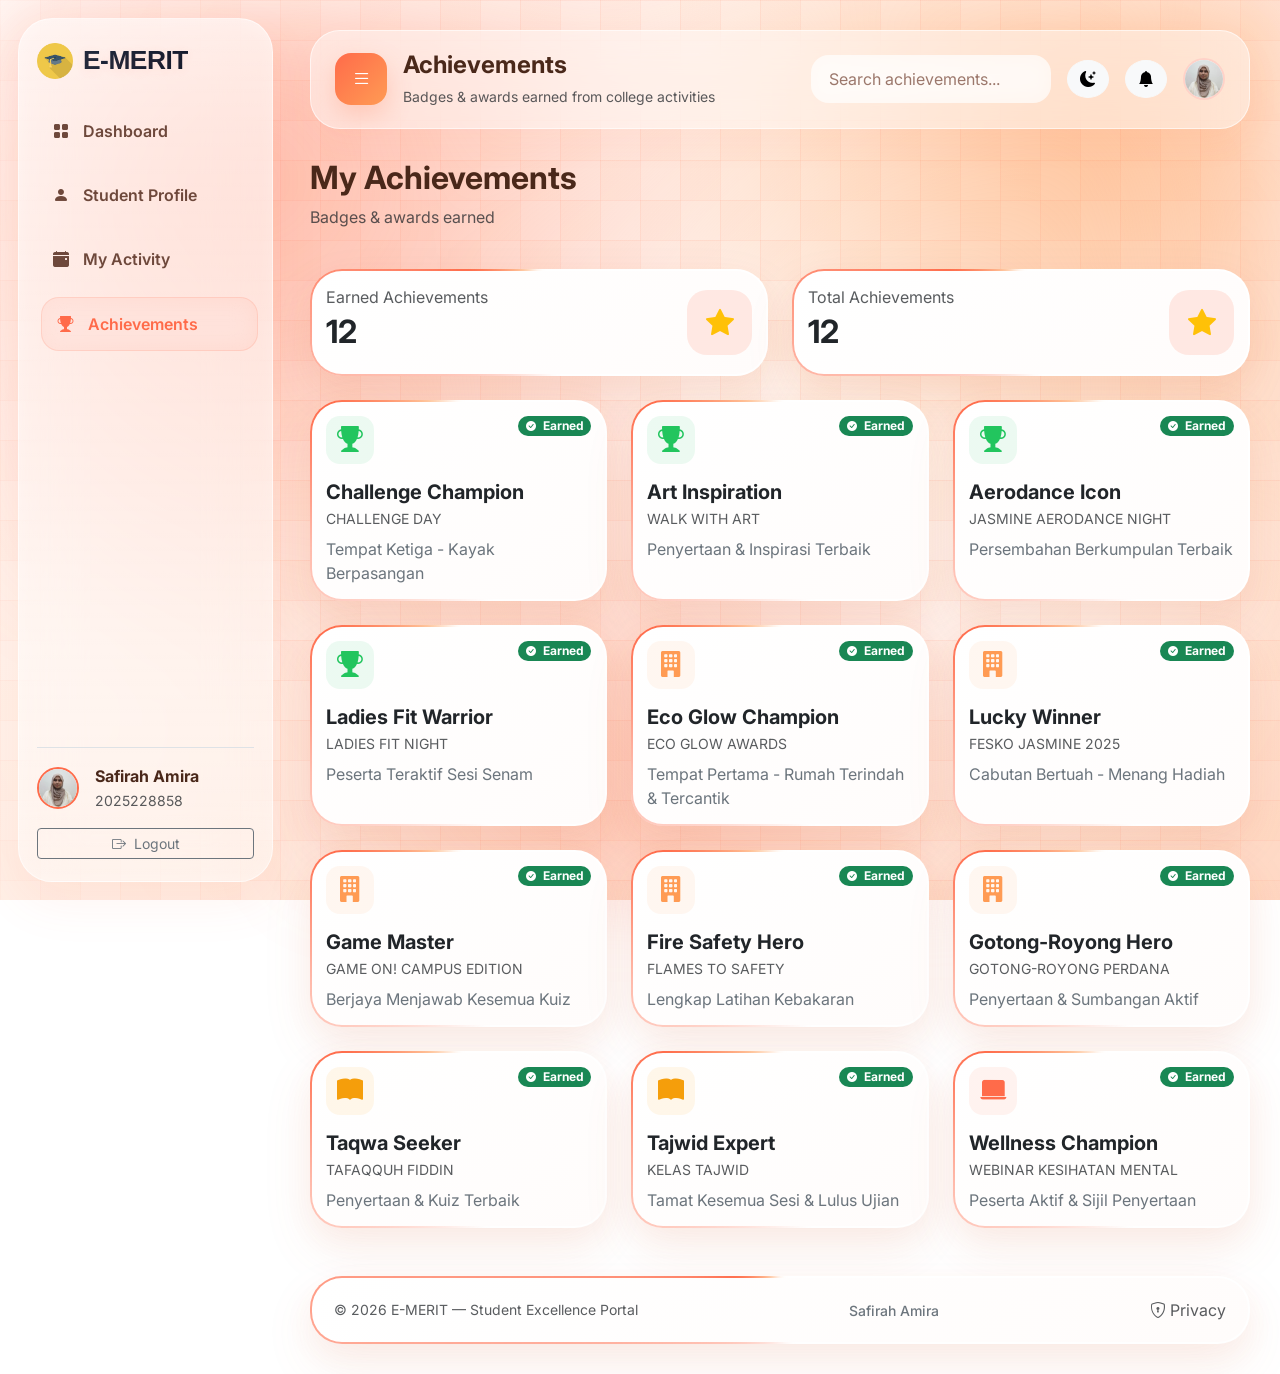
<file: achievements.html>
<!DOCTYPE html>
<html lang="en" data-bs-theme="light">
<head>
    <meta charset="UTF-8">
    <meta name="viewport" content="width=device-width, initial-scale=1.0">
    <title>Achievements | E-MERIT</title>

    <!-- BOOTSTRAP & ICONS -->
    <link href="https://cdn.jsdelivr.net/npm/bootstrap@5.3.3/dist/css/bootstrap.min.css" rel="stylesheet">
    <link rel="stylesheet" href="https://cdn.jsdelivr.net/npm/bootstrap-icons@1.11.3/font/bootstrap-icons.min.css">

    <!-- GOOGLE FONT -->
    <link href="https://fonts.googleapis.com/css2?family=Inter:wght@300;400;500;600;700;800&display=swap" rel="stylesheet">
 
    <!-- MAIN STYLESHEET (includes all dark mode rules) -->
    <link rel="stylesheet" href="css/style.css">
</head>
<body>

<div id="sidebarOverlay" class="sidebar-overlay"></div>

<aside id="customSidebar" class="sidebar d-flex flex-column">
    <div class="sidebar-menu flex-grow-1">
        <div class="d-flex justify-content-between align-items-center mb-4">
            <div class="logo">
                <img src="image/emerit.png" alt="Logo E-MERIT" class="sidebar-logo-img">
                <span>E-MERIT</span>
            </div>
            <button id="closeSidebar" class="btn btn-sm btn-outline-danger d-lg-none">
                <i class="bi bi-x"></i>
            </button>
        </div>
        <ul class="nav flex-column">
            <li class="nav-item"><a class="nav-link" href="dashboard.html"><i class="bi bi-grid-fill"></i><span>Dashboard</span></a></li>
            <li class="nav-item"><a class="nav-link" href="studentprofile.html"><i class="bi bi-person-fill"></i><span>Student Profile</span></a></li>
            <li class="nav-item"><a class="nav-link" href="myactivity.html"><i class="bi bi-calendar-event-fill"></i><span>My Activity</span></a></li>
            <li class="nav-item"><a class="nav-link active" href="achievements.html"><i class="bi bi-trophy-fill"></i><span>Achievements</span></a></li>
        </ul>
    </div>
    <div class="sidebar-profile border-top pt-3 mt-3">
        <div class="d-flex align-items-center gap-3">
            <img src="image/amira.jpg" alt="Profile" class="sidebar-profile-avatar">
            <div class="profile-info">
                <div class="fw-bold">Safirah Amira</div>
                <small class="text-muted">2025228858</small>
            </div>
        </div>
        <button id="logoutSidebarBtn" class="btn btn-outline-secondary btn-sm mt-3 w-100"><i class="bi bi-box-arrow-right me-2"></i>Logout</button>
    </div>
</aside>

<main class="main-content" id="mainContent">
    <!-- TOPBAR -->
    <div class="topbar">
        <div class="d-flex align-items-center gap-3">
            <button id="toggleSidebar" class="topbar-menu-btn">
                <i class="bi bi-list"></i>
            </button>
            <div>
                <h4 class="fw-bold mb-1">Achievements</h4>
                <small class="text-muted">Badges & awards earned from college activities</small>
            </div>
        </div>

        <div class="d-flex align-items-center gap-3">
            <div class="search-box">
                <input type="text" class="form-control" id="topbarSearch" placeholder="Search achievements...">
            </div>
            <button class="btn btn-light rounded-circle dark-btn" id="toggleDarkModeBtn">
                <i class="bi bi-moon-stars-fill" id="darkModeIcon"></i>
            </button>
            <div class="dropdown">
                <button class="btn btn-light rounded-circle" data-bs-toggle="dropdown">
                    <i class="bi bi-bell-fill"></i>
                </button>
                <ul class="dropdown-menu dropdown-menu-end">
                    <li><a class="dropdown-item" href="#">No new notifications</a></li>
                </ul>
            </div>
            <div class="dropdown">
                <img src="image/amira.jpg" alt="Profile" class="topbar-profile-img" data-bs-toggle="dropdown" aria-expanded="false">
                <ul class="dropdown-menu dropdown-menu-end">
                    <li><a class="dropdown-item" href="studentprofile.php">Profile</a></li>
                    <li><a class="dropdown-item" href="#" id="topbarLogoutBtn">Logout</a></li>
                </ul>
            </div>
        </div>
    </div>

    <!-- HEADER -->
    <div class="d-flex justify-content-between align-items-center mb-4 flex-wrap gap-3">
        <div>
            <h2 class="fw-bold">My Achievements</h2>
            <p class="text-muted">Badges & awards earned</p>
        </div>
    </div>

    <!-- STAT CARDS -->
    <div class="row g-4 mb-4">
        <div class="col-lg-6 col-md-6">
            <div class="card dashboard-card h-100">
                <div class="card-body">
                    <div class="d-flex justify-content-between align-items-center">
                        <div>
                            <p class="text-muted mb-1">Earned Achievements</p>
                            <h2 class="fw-bold" id="earnedCount">0</h2>
                        </div>
                        <div class="card-icon">
                            <i class="bi bi-star-fill" style="color: #ffc107;"></i>
                        </div>
                    </div>
                </div>
            </div>
        </div>
        <div class="col-lg-6 col-md-6">
            <div class="card dashboard-card h-100">
                <div class="card-body">
                    <div class="d-flex justify-content-between align-items-center">
                        <div>
                            <p class="text-muted mb-1">Total Achievements</p>
                            <h2 class="fw-bold">12</h2>
                        </div>
                        <div class="card-icon">
                            <i class="bi bi-star-fill" style="color: #ffc107;"></i>
                        </div>
                    </div>
                </div>
            </div>
        </div>
    </div>

    <!-- ACHIEVEMENTS GRID -->
    <div class="row g-4" id="achievementsGrid"></div>

    <!-- FOOTER -->
    <div class="card dashboard-card footer-card mt-5">
        <div class="card-body d-flex flex-wrap justify-content-between align-items-center">
            <div class="d-flex align-items-center">
                <span class="text-muted small">&copy; <span id="currentYear"></span> E-MERIT — Student Excellence Portal</span>
            </div>
            <div class="text-center">
                <span class="fw-medium text-secondary small">Safirah Amira</span>
            </div>
            <ul class="nav footer-links justify-content-end list-unstyled d-flex gap-3 mb-0">
                <li class="nav-item"><a href="#" class="nav-link px-0 text-muted small"><i class="bi bi-shield-lock me-1"></i>Privacy</a></li>
            </ul>
        </div>
    </div>
</main>

<script src="https://cdn.jsdelivr.net/npm/bootstrap@5.3.3/dist/js/bootstrap.bundle.min.js"></script>

<script>
// ACHIEVEMENTS DATA
const achievements = [
    { id: 1, name: "Challenge Champion", activity: "CHALLENGE DAY", achievement: "Tempat Ketiga - Kayak Berpasangan", category: "sukan", icon: "bi-trophy-fill" },
    { id: 2, name: "Art Inspiration", activity: "WALK WITH ART", achievement: "Penyertaan & Inspirasi Terbaik", category: "sukan", icon: "bi-trophy-fill" },
    { id: 3, name: "Aerodance Icon", activity: "JASMINE AERODANCE NIGHT", achievement: "Persembahan Berkumpulan Terbaik", category: "sukan", icon: "bi-trophy-fill" },
    { id: 4, name: "Ladies Fit Warrior", activity: "LADIES FIT NIGHT", achievement: "Peserta Teraktif Sesi Senam", category: "sukan", icon: "bi-trophy-fill" },
    { id: 5, name: "Eco Glow Champion", activity: "ECO GLOW AWARDS", achievement: "Tempat Pertama - Rumah Terindah & Tercantik", category: "program", icon: "bi-building-fill" },
    { id: 6, name: "Lucky Winner", activity: "FESKO JASMINE 2025", achievement: "Cabutan Bertuah - Menang Hadiah", category: "program", icon: "bi-building-fill" },
    { id: 7, name: "Game Master", activity: "GAME ON! CAMPUS EDITION", achievement: "Berjaya Menjawab Kesemua Kuiz", category: "program", icon: "bi-building-fill" },
    { id: 8, name: "Fire Safety Hero", activity: "FLAMES TO SAFETY", achievement: "Lengkap Latihan Kebakaran", category: "program", icon: "bi-building-fill" },
    { id: 9, name: "Gotong-Royong Hero", activity: "GOTONG-ROYONG PERDANA", achievement: "Penyertaan & Sumbangan Aktif", category: "program", icon: "bi-building-fill" },
    { id: 10, name: "Taqwa Seeker", activity: "TAFAQQUH FIDDIN", achievement: "Penyertaan & Kuiz Terbaik", category: "agama", icon: "bi-book-fill" },
    { id: 11, name: "Tajwid Expert", activity: "KELAS TAJWID", achievement: "Tamat Kesemua Sesi & Lulus Ujian", category: "agama", icon: "bi-book-fill" },
    { id: 12, name: "Wellness Champion", activity: "WEBINAR KESIHATAN MENTAL", achievement: "Peserta Aktif & Sijil Penyertaan", category: "webinar", icon: "bi-laptop-fill" }
];

document.getElementById('earnedCount').innerText = achievements.length;

function renderAchievements(filterText = '') {
    const grid = document.getElementById('achievementsGrid');
    grid.innerHTML = '';
    const lowerFilter = filterText.toLowerCase();
    const filtered = achievements.filter(ach => 
        ach.name.toLowerCase().includes(lowerFilter) || 
        ach.activity.toLowerCase().includes(lowerFilter) ||
        ach.achievement.toLowerCase().includes(lowerFilter)
    );
    
    const categoryColors = {
        sukan: '#22c55e',
        program: '#ff9b54',
        agama: '#f59e0b',
        webinar: '#ff6b4a'
    };
    
    filtered.forEach(ach => {
        const col = document.createElement('div');
        col.className = 'col-lg-4 col-md-6';
        const iconColor = categoryColors[ach.category] || '#8b5cf6';
        col.innerHTML = `
            <div class="card dashboard-card h-100">
                <div class="card-body">
                    <div class="d-flex justify-content-between align-items-start mb-3">
                        <div class="achievement-icon" style="background: ${iconColor}15; width: 48px; height: 48px; border-radius: 14px; display: flex; align-items: center; justify-content: center;">
                            <i class="bi ${ach.icon}" style="font-size: 26px; color: ${iconColor};"></i>
                        </div>
                        <span class="badge bg-success rounded-pill"><i class="bi bi-check-circle-fill me-1" style="font-size: 10px;"></i> Earned</span>
                    </div>
                    <h5 class="fw-bold mb-1">${ach.name}</h5>
                    <div class="text-muted small mb-2">${ach.activity}</div>
                    <p class="card-text text-secondary mt-2">${ach.achievement}</p>
                </div>
            </div>
        `;
        grid.appendChild(col);
    });
}

renderAchievements();

// FILTER FUNCTION
const topbarSearch = document.getElementById('topbarSearch');
if (topbarSearch) {
    topbarSearch.addEventListener('keyup', function() {
        renderAchievements(this.value);
    });
}

// YEAR SETTING FOR FOOTER
document.getElementById('currentYear').innerText = new Date().getFullYear();

// SIDEBAR TOGGLE
const sidebar = document.getElementById("customSidebar");
const overlay = document.getElementById("sidebarOverlay");
const toggleSidebar = document.getElementById("toggleSidebar");
const closeSidebar = document.getElementById("closeSidebar");
const mainContent = document.getElementById("mainContent");

toggleSidebar?.addEventListener("click", () => {
    if(window.innerWidth >= 992) {
        sidebar.classList.toggle("hidden");
        mainContent.style.marginLeft = sidebar.classList.contains("hidden") ? "30px" : "280px";
    } else {
        sidebar.classList.toggle("show-mobile");
        overlay.classList.toggle("show");
    }
});

closeSidebar?.addEventListener("click", () => {
    sidebar.classList.remove("show-mobile");
    overlay.classList.remove("show");
});

overlay?.addEventListener("click", () => {
    sidebar.classList.remove("show-mobile");
    overlay.classList.remove("show");
});

window.addEventListener("resize", () => {
    if(window.innerWidth >= 992) {
        sidebar.classList.remove("show-mobile");
        overlay.classList.remove("show");
        if(!sidebar.classList.contains("hidden")) mainContent.style.marginLeft = "280px";
        else mainContent.style.marginLeft = "30px";
    } else {
        mainContent.style.marginLeft = "0";
    }
});

// DARK MODE 
const toggleBtn = document.getElementById("toggleDarkModeBtn");
const icon = document.getElementById("darkModeIcon");

function applyDarkMode(isDark) {
    if (isDark) {
        document.body.classList.add("dark-mode");
        if (icon) icon.classList.replace("bi-moon-stars-fill", "bi-sun-fill");
    } else {
        document.body.classList.remove("dark-mode");
        if (icon) icon.classList.replace("bi-sun-fill", "bi-moon-stars-fill");
    }
    localStorage.setItem("theme", isDark ? "dark" : "light");
}

// Load saved  
const savedTheme = localStorage.getItem("theme");
if (savedTheme === "dark") {
    applyDarkMode(true);
} else {
    
    applyDarkMode(false);
}

toggleBtn?.addEventListener("click", () => {
    const isCurrentlyDark = document.body.classList.contains("dark-mode");
    applyDarkMode(!isCurrentlyDark);
});

// LOGOUT - PERSIST DARK MODE 
function handleLogout() {
    if(confirm('Are you sure you want to logout?')) {
        // DO NOT remove theme from localStorage - keep dark/light preference
        window.location.href = 'index.html';
    }
}
document.getElementById('logoutSidebarBtn')?.addEventListener('click', handleLogout);
document.getElementById('topbarLogoutBtn')?.addEventListener('click', (e) => { e.preventDefault(); handleLogout(); });
</script>

</body>
</html>
</file>
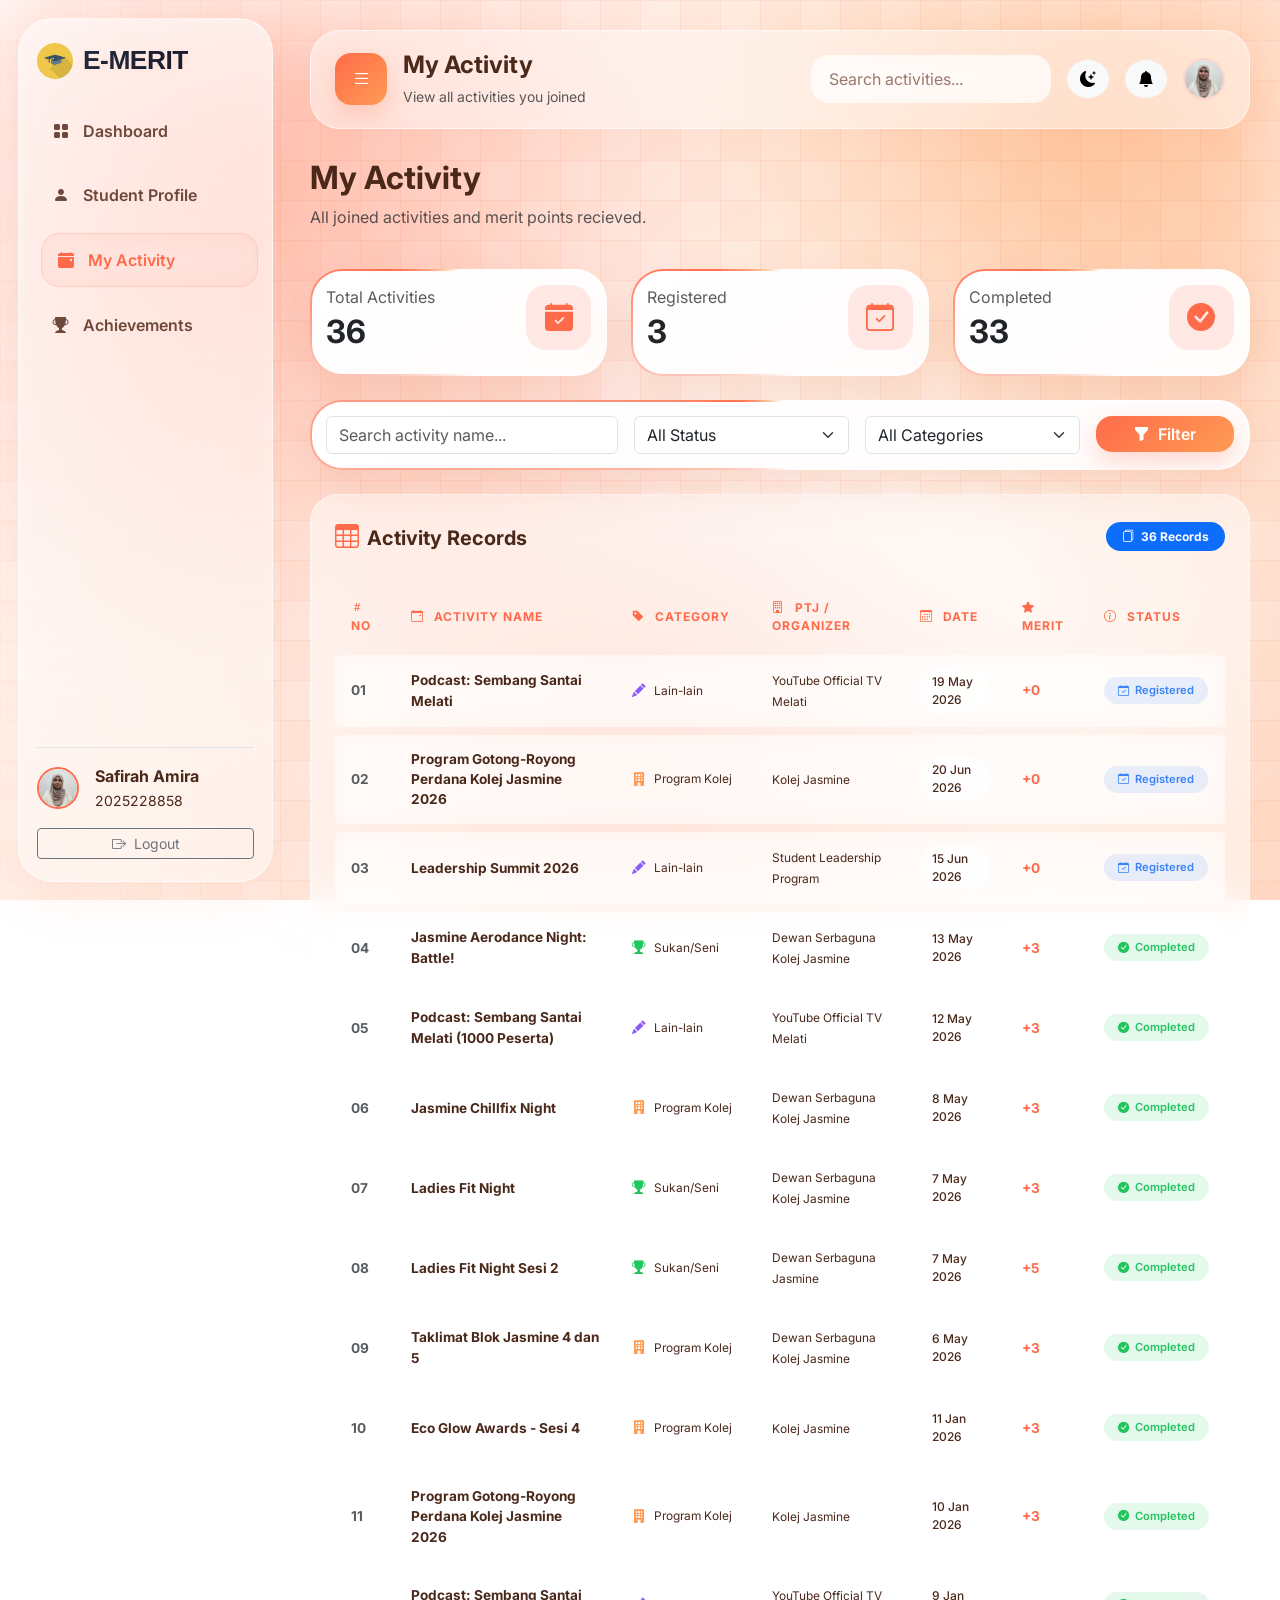
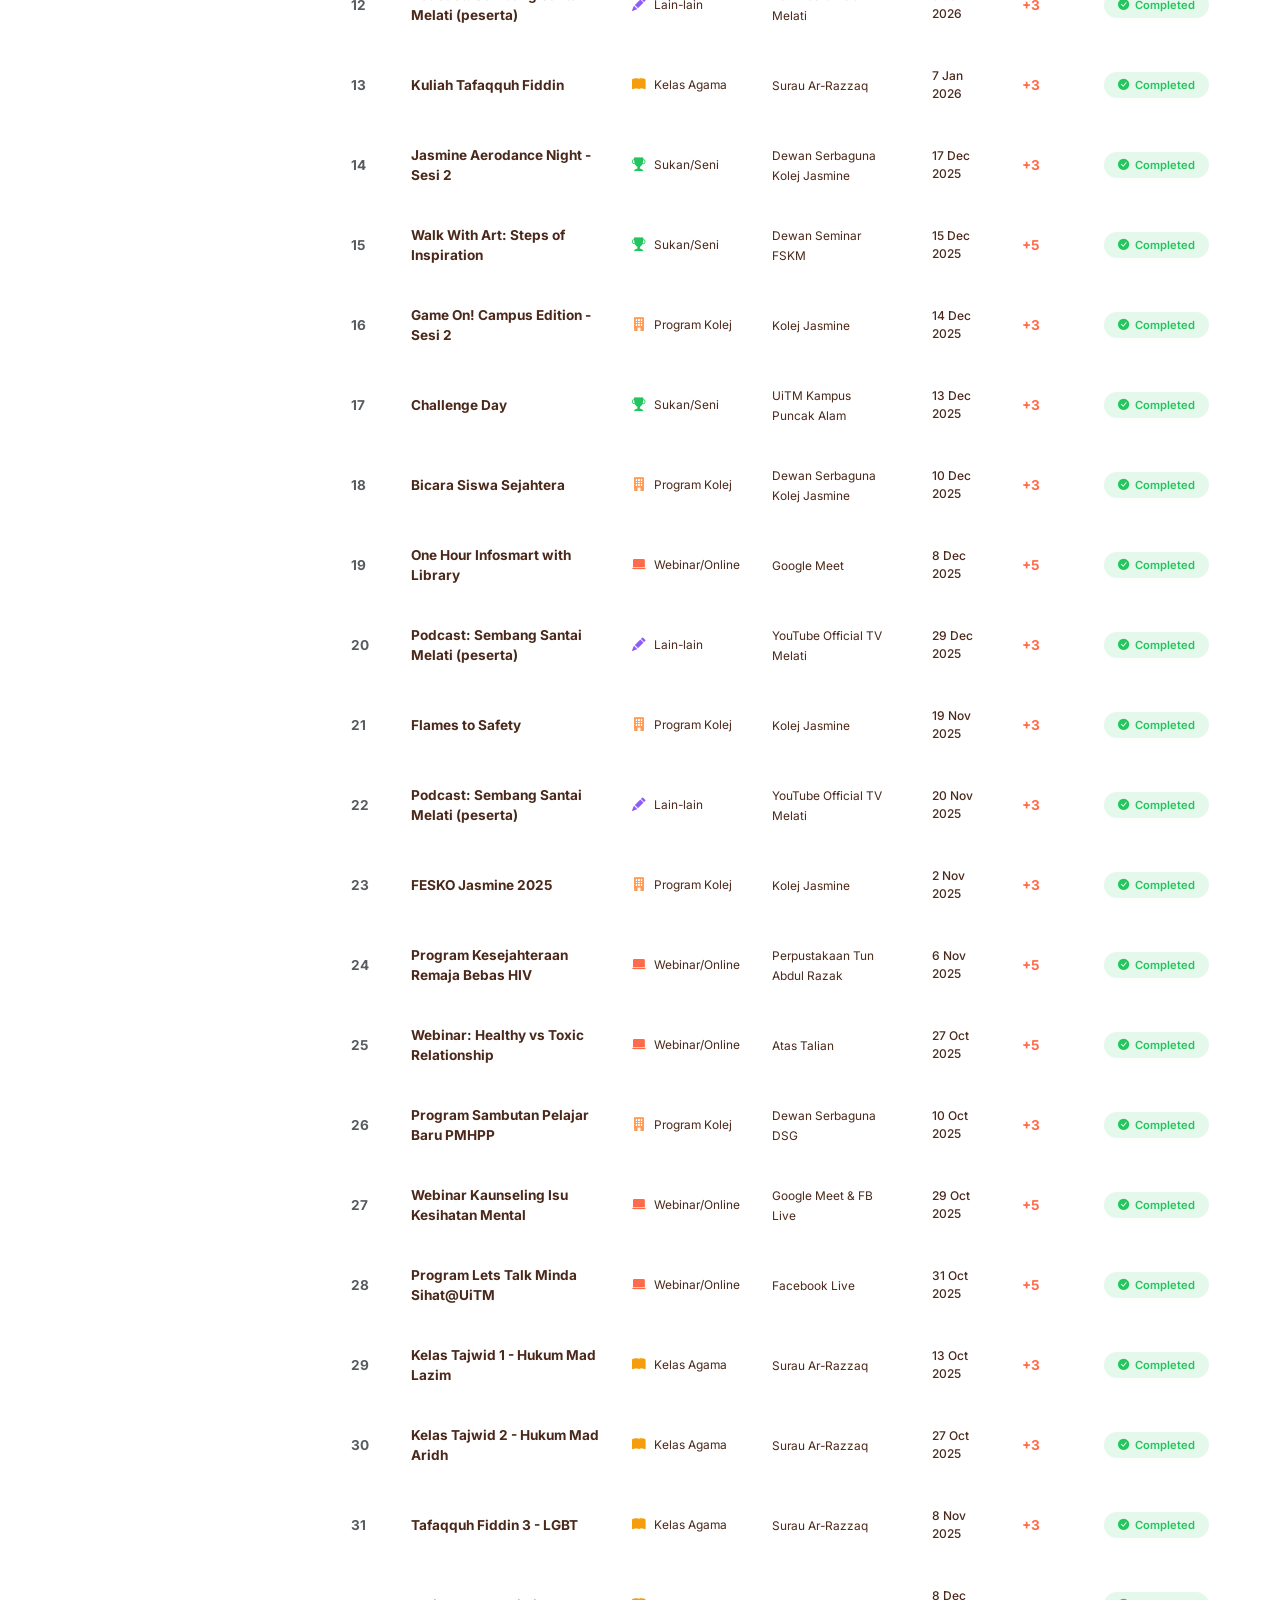
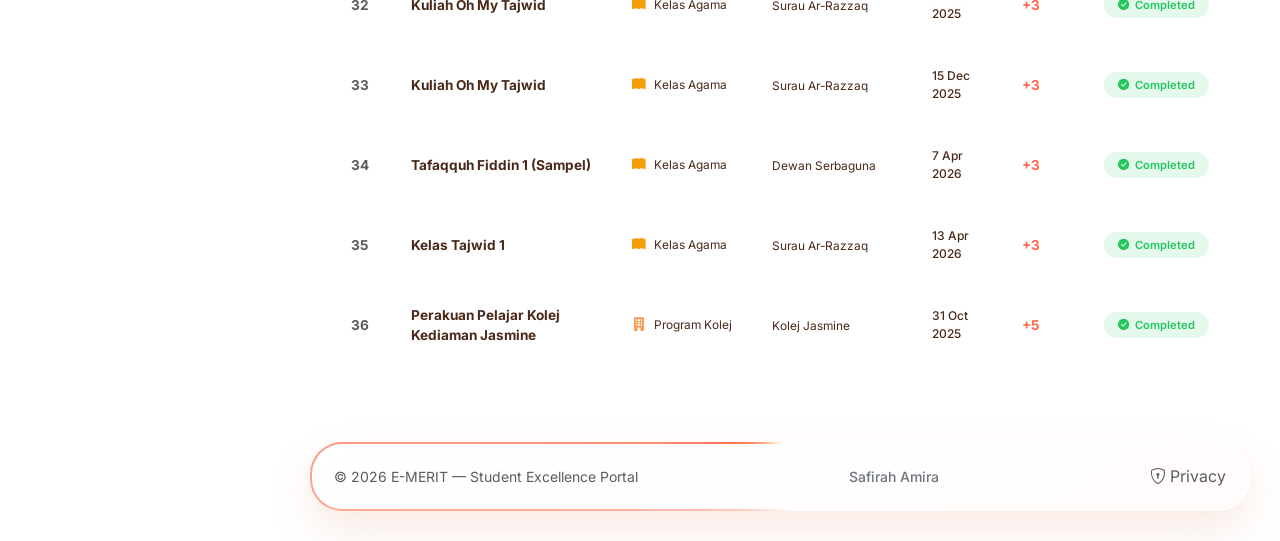
<file: myactivity.html>
<!DOCTYPE html>
<html lang="en" data-bs-theme="light">
<head>
    <meta charset="UTF-8">
    <meta name="viewport" content="width=device-width, initial-scale=1.0">
    <title>My Activity | E-MERIT</title>

    <!-- Bootstrap & Icons -->
    <link href="https://cdn.jsdelivr.net/npm/bootstrap@5.3.3/dist/css/bootstrap.min.css" rel="stylesheet">
    <link rel="stylesheet" href="https://cdn.jsdelivr.net/npm/bootstrap-icons@1.11.3/font/bootstrap-icons.min.css">
    <!-- Google Font -->
    <link href="https://fonts.googleapis.com/css2?family=Inter:wght@300;400;500;600;700;800&display=swap" rel="stylesheet">
    <!-- External CSS (YOUR FULL CSS) -->
    <link rel="stylesheet" href="css/style.css">
</head>
<body>

<div id="sidebarOverlay" class="sidebar-overlay"></div>

<aside id="customSidebar" class="sidebar d-flex flex-column">
    <div class="sidebar-menu flex-grow-1">
        <div class="d-flex justify-content-between align-items-center mb-4">
            <div class="logo">
                <img src="image/emerit.png" alt="Logo" class="sidebar-logo-img" onerror="this.src='https://placehold.co/36x36?text=E'">
                <span>E-MERIT</span>
            </div>
            <button id="closeSidebar" class="btn btn-sm btn-outline-danger d-lg-none"><i class="bi bi-x"></i></button>
        </div>
        <ul class="nav flex-column">
            <li class="nav-item"><a class="nav-link" href="dashboard.html"><i class="bi bi-grid-fill"></i><span>Dashboard</span></a></li>
            <li class="nav-item"><a class="nav-link" href="studentprofile.html"><i class="bi bi-person-fill"></i><span>Student Profile</span></a></li>
            <li class="nav-item"><a class="nav-link active" href="myactivity.html"><i class="bi bi-calendar-event-fill"></i><span>My Activity</span></a></li>
            <li class="nav-item"><a class="nav-link" href="achievements.html"><i class="bi bi-trophy-fill"></i><span>Achievements</span></a></li>
        </ul>
    </div>
    <div class="sidebar-profile border-top pt-3 mt-3">
        <div class="d-flex align-items-center gap-3">
            <img src="image/amira.jpg" alt="Profile" class="sidebar-profile-avatar" onerror="this.src='https://randomuser.me/api/portraits/women/68.jpg'">
            <div><div class="fw-bold">Safirah Amira</div><small>2025228858</small></div>
        </div>
        <button id="logoutSidebarBtn" class="btn btn-outline-secondary btn-sm mt-3 w-100"><i class="bi bi-box-arrow-right me-2"></i>Logout</button>
    </div>
</aside>

<main class="main-content" id="mainContent">
    <div class="topbar">
        <div class="d-flex align-items-center gap-3">
            <button id="toggleSidebar" class="topbar-menu-btn"><i class="bi bi-list"></i></button>
            <div><h4 class="fw-bold mb-1">My Activity</h4><small class="text-muted">View all activities you joined</small></div>
        </div>
        <div class="d-flex align-items-center gap-3">
            <div class="search-box"><input type="text" class="form-control" id="topbarSearch" placeholder="Search activities..."></div>
            <button class="btn btn-light rounded-circle dark-btn" id="toggleDarkModeBtn"><i class="bi bi-moon-stars-fill" id="darkModeIcon"></i></button>
            <div class="dropdown">
                <button class="btn btn-light rounded-circle" data-bs-toggle="dropdown"><i class="bi bi-bell-fill"></i></button>
                <ul class="dropdown-menu dropdown-menu-end"><li><a class="dropdown-item" href="#">No new notifications</a></li></ul>
            </div>
            <div class="dropdown">
                <img src="image/amira.jpg" alt="Profile" class="topbar-profile-img" data-bs-toggle="dropdown" onerror="this.src='https://randomuser.me/api/portraits/women/68.jpg'">
                <ul class="dropdown-menu dropdown-menu-end">
                    <li><a class="dropdown-item" href="studentprofile.html">Profile</a></li>
                    <li><a class="dropdown-item" href="#" id="topbarLogoutBtn">Logout</a></li>
                </ul>
            </div>
        </div>
    </div>

    <!-- HEADER MY PROFILE -->
    <div class="d-flex justify-content-between align-items-center mb-4 flex-wrap gap-3">
        <div>
            <h2 class="fw-bold">My Activity</h2>
            <p class="text-muted">All joined activities and merit points recieved.</p>
        </div>
    </div>

    <!-- STAT CARDS -->
    <div class="row g-4 mb-4" id="statsContainer">
        <div class="col-lg-4 col-md-6"><div class="card dashboard-card h-100"><div class="card-body"><div class="d-flex justify-content-between"><div><p class="text-muted mb-1">Total Activities</p><h2 class="fw-bold" id="totalActivitiesCount">0</h2></div><div class="card-icon"><i class="bi bi-calendar-check-fill"></i></div></div></div></div></div>
        <div class="col-lg-4 col-md-6"><div class="card dashboard-card h-100"><div class="card-body"><div class="d-flex justify-content-between"><div><p class="text-muted mb-1">Registered</p><h2 class="fw-bold" id="registeredCount">0</h2></div><div class="card-icon"><i class="bi bi-calendar-check"></i></div></div></div></div></div>
        <div class="col-lg-4 col-md-12"><div class="card dashboard-card h-100"><div class="card-body"><div class="d-flex justify-content-between"><div><p class="text-muted mb-1">Completed</p><h2 class="fw-bold" id="completedCount">0</h2></div><div class="card-icon"><i class="bi bi-check-circle-fill"></i></div></div></div></div></div>
    </div>

    <!-- FILTERS -->
    <div class="card dashboard-card mb-4">
        <div class="card-body">
            <div class="row g-3">
                <div class="col-lg-4"><input type="text" class="form-control" id="filterSearch" placeholder="Search activity name..."></div>
                <div class="col-lg-3"><select class="form-select" id="filterStatus"><option value="all">All Status</option><option value="registered">Registered</option><option value="completed">Completed</option></select></div>
                <div class="col-lg-3"><select class="form-select" id="filterCategory"><option value="all">All Categories</option><option value="webinar">Webinar/Online</option><option value="program">Program Kolej</option><option value="agama">Kelas Agama</option><option value="sukan">Sukan/Seni</option><option value="lain">Lain-lain</option></select></div>
                <div class="col-lg-2"><button class="btn btn-primary w-100" id="filterBtn"><i class="bi bi-funnel-fill me-2"></i>Filter</button></div>
            </div>
        </div>
    </div>

    <!-- ACTIVITY TABLE -->
    <div class="activity-table">
        <div class="d-flex justify-content-between align-items-center mb-4 flex-wrap gap-3">
            <div><i class="bi bi-table fs-4" style="color: #ff6b4a;"></i><h5 class="fw-bold d-inline ms-2">Activity Records</h5></div>
            <div><span class="badge bg-primary px-3 py-2 rounded-pill" id="recordCount"><i class="bi bi-files me-1"></i>0 Records</span></div>
        </div>
        <div class="table-responsive">
            <table class="activity-table-modern" id="activityTable">
                <thead><tr><th><i class="bi bi-hash"></i> No</th><th><i class="bi bi-calendar-event"></i> Activity Name</th><th><i class="bi bi-tag-fill"></i> Category</th><th><i class="bi bi-building"></i> PTJ / Organizer</th><th><i class="bi bi-calendar3"></i> Date</th><th><i class="bi bi-star-fill"></i> Merit</th><th><i class="bi bi-info-circle"></i> Status</th></tr></thead>
                <tbody id="tableBody"></tbody>
            </table>
        </div>
    </div>

    <div class="card dashboard-card footer-card mt-5">
        <div class="card-body d-flex flex-wrap justify-content-between align-items-center">
            <div><span class="text-muted small">&copy; <span id="currentYear"></span> E-MERIT — Student Excellence Portal</span></div>
            <div><span class="fw-medium text-secondary small">Safirah Amira</span></div>
            <ul class="nav footer-links justify-content-end list-unstyled d-flex gap-3 mb-0"><li><a href="#" class="nav-link px-0 text-muted small"><i class="bi bi-shield-lock me-1"></i>Privacy</a></li></ul>
        </div>
    </div>
</main>

<script src="https://cdn.jsdelivr.net/npm/bootstrap@5.3.3/dist/js/bootstrap.bundle.min.js"></script>
<script>
    const categoriesMap = {
        'webinar': { name: 'Webinar/Online', icon: 'bi-laptop-fill', color: '#ff6b4a' },
        'program': { name: 'Program Kolej', icon: 'bi-building-fill', color: '#ff9b54' },
        'agama': { name: 'Kelas Agama', icon: 'bi-book-fill', color: '#f59e0b' },
        'sukan': { name: 'Sukan/Seni', icon: 'bi-trophy-fill', color: '#22c55e' },
        'lain': { name: 'Lain-lain', icon: 'bi-pencil-fill', color: '#8b5cf6' }
    };
    const activitiesData = [
        { no:1, name:'Podcast: Sembang Santai Melati', date:'19 May 2026', merit:0, status:'registered', category:'lain', ptj:'YouTube Official TV Melati' },
        { no:2, name:'Program Gotong-Royong Perdana Kolej Jasmine 2026', date:'20 Jun 2026', merit:0, status:'registered', category:'program', ptj:'Kolej Jasmine' },
        { no:3, name:'Leadership Summit 2026', date:'15 Jun 2026', merit:0, status:'registered', category:'lain', ptj:'Student Leadership Program' },
        { no:4, name:'Jasmine Aerodance Night: Battle!', date:'13 May 2026', merit:3, status:'completed', category:'sukan', ptj:'Dewan Serbaguna Kolej Jasmine' },
        { no:5, name:'Podcast: Sembang Santai Melati (1000 Peserta)', date:'12 May 2026', merit:3, status:'completed', category:'lain', ptj:'YouTube Official TV Melati' },
        { no:6, name:'Jasmine Chillfix Night', date:'8 May 2026', merit:3, status:'completed', category:'program', ptj:'Dewan Serbaguna Kolej Jasmine' },
        { no:7, name:'Ladies Fit Night', date:'7 May 2026', merit:3, status:'completed', category:'sukan', ptj:'Dewan Serbaguna Kolej Jasmine' },
        { no:8, name:'Ladies Fit Night Sesi 2', date:'7 May 2026', merit:5, status:'completed', category:'sukan', ptj:'Dewan Serbaguna Jasmine' },
        { no:9, name:'Taklimat Blok Jasmine 4 dan 5', date:'6 May 2026', merit:3, status:'completed', category:'program', ptj:'Dewan Serbaguna Kolej Jasmine' },
        { no:10, name:'Eco Glow Awards - Sesi 4', date:'11 Jan 2026', merit:3, status:'completed', category:'program', ptj:'Kolej Jasmine' },
        { no:11, name:'Program Gotong-Royong Perdana Kolej Jasmine 2026', date:'10 Jan 2026', merit:3, status:'completed', category:'program', ptj:'Kolej Jasmine' },
        { no:12, name:'Podcast: Sembang Santai Melati (peserta)', date:'9 Jan 2026', merit:3, status:'completed', category:'lain', ptj:'YouTube Official TV Melati' },
        { no:13, name:'Kuliah Tafaqquh Fiddin', date:'7 Jan 2026', merit:3, status:'completed', category:'agama', ptj:'Surau Ar-Razzaq' },
        { no:14, name:'Jasmine Aerodance Night - Sesi 2', date:'17 Dec 2025', merit:3, status:'completed', category:'sukan', ptj:'Dewan Serbaguna Kolej Jasmine' },
        { no:15, name:'Walk With Art: Steps of Inspiration', date:'15 Dec 2025', merit:5, status:'completed', category:'sukan', ptj:'Dewan Seminar FSKM' },
        { no:16, name:'Game On! Campus Edition - Sesi 2', date:'14 Dec 2025', merit:3, status:'completed', category:'program', ptj:'Kolej Jasmine' },
        { no:17, name:'Challenge Day', date:'13 Dec 2025', merit:3, status:'completed', category:'sukan', ptj:'UiTM Kampus Puncak Alam' },
        { no:18, name:'Bicara Siswa Sejahtera', date:'10 Dec 2025', merit:3, status:'completed', category:'program', ptj:'Dewan Serbaguna Kolej Jasmine' },
        { no:19, name:'One Hour Infosmart with Library', date:'8 Dec 2025', merit:5, status:'completed', category:'webinar', ptj:'Google Meet' },
        { no:20, name:'Podcast: Sembang Santai Melati (peserta)', date:'29 Dec 2025', merit:3, status:'completed', category:'lain', ptj:'YouTube Official TV Melati' },
        { no:21, name:'Flames to Safety', date:'19 Nov 2025', merit:3, status:'completed', category:'program', ptj:'Kolej Jasmine' },
        { no:22, name:'Podcast: Sembang Santai Melati (peserta)', date:'20 Nov 2025', merit:3, status:'completed', category:'lain', ptj:'YouTube Official TV Melati' },
        { no:23, name:'FESKO Jasmine 2025', date:'2 Nov 2025', merit:3, status:'completed', category:'program', ptj:'Kolej Jasmine' },
        { no:24, name:'Program Kesejahteraan Remaja Bebas HIV', date:'6 Nov 2025', merit:5, status:'completed', category:'webinar', ptj:'Perpustakaan Tun Abdul Razak' },
        { no:25, name:'Webinar: Healthy vs Toxic Relationship', date:'27 Oct 2025', merit:5, status:'completed', category:'webinar', ptj:'Atas Talian' },
        { no:26, name:'Program Sambutan Pelajar Baru PMHPP', date:'10 Oct 2025', merit:3, status:'completed', category:'program', ptj:'Dewan Serbaguna DSG' },
        { no:27, name:'Webinar Kaunseling Isu Kesihatan Mental', date:'29 Oct 2025', merit:5, status:'completed', category:'webinar', ptj:'Google Meet & FB Live' },
        { no:28, name:'Program Lets Talk Minda Sihat@UiTM', date:'31 Oct 2025', merit:5, status:'completed', category:'webinar', ptj:'Facebook Live' },
        { no:29, name:'Kelas Tajwid 1 - Hukum Mad Lazim', date:'13 Oct 2025', merit:3, status:'completed', category:'agama', ptj:'Surau Ar-Razzaq' },
        { no:30, name:'Kelas Tajwid 2 - Hukum Mad Aridh', date:'27 Oct 2025', merit:3, status:'completed', category:'agama', ptj:'Surau Ar-Razzaq' },
        { no:31, name:'Tafaqquh Fiddin 3 - LGBT', date:'8 Nov 2025', merit:3, status:'completed', category:'agama', ptj:'Surau Ar-Razzaq' },
        { no:32, name:'Kuliah Oh My Tajwid', date:'8 Dec 2025', merit:3, status:'completed', category:'agama', ptj:'Surau Ar-Razzaq' },
        { no:33, name:'Kuliah Oh My Tajwid', date:'15 Dec 2025', merit:3, status:'completed', category:'agama', ptj:'Surau Ar-Razzaq' },
        { no:34, name:'Tafaqquh Fiddin 1 (Sampel)', date:'7 Apr 2026', merit:3, status:'completed', category:'agama', ptj:'Dewan Serbaguna' },
        { no:35, name:'Kelas Tajwid 1', date:'13 Apr 2026', merit:3, status:'completed', category:'agama', ptj:'Surau Ar-Razzaq' },
        { no:36, name:'Perakuan Pelajar Kolej Kediaman Jasmine', date:'31 Oct 2025', merit:5, status:'completed', category:'program', ptj:'Kolej Jasmine' }
    ];

    function updateStats() {
        document.getElementById('totalActivitiesCount').innerText = activitiesData.length;
        document.getElementById('registeredCount').innerText = activitiesData.filter(a=>a.status==='registered').length;
        document.getElementById('completedCount').innerText = activitiesData.filter(a=>a.status==='completed').length;
    }
    function renderTable(filtered) {
        const tbody = document.getElementById('tableBody');
        tbody.innerHTML = '';
        filtered.forEach(act => {
            const cat = categoriesMap[act.category];
            const statusIcon = act.status==='registered' ? 'bi-calendar-check' : 'bi-check-circle-fill';
            const statusText = act.status==='registered' ? 'Registered' : 'Completed';
            tbody.innerHTML += `
                <tr data-status="${act.status}" data-category="${act.category}" data-name="${act.name.toLowerCase()}">
                    <td class="fw-bold text-muted">${act.no.toString().padStart(2,'0')}</td>
                    <td><strong>${escapeHtml(act.name)}</strong></td>
                    <td><div class="d-flex align-items-center gap-2"><i class="bi ${cat.icon}" style="color:${cat.color};"></i><small>${cat.name}</small></div></td>
                    <td><small>${escapeHtml(act.ptj)}</small></td>
                    <td><span class="date-badge">${act.date}</span></td>
                    <td class="merit-cell">+${act.merit}</td>
                    <td><span class="status-badge-modern ${act.status}"><i class="bi ${statusIcon}"></i> ${statusText}</span></td>
                </tr>
            `;
        });
        document.getElementById('recordCount').innerHTML = `<i class="bi bi-files me-1"></i> ${filtered.length} Records`;
    }
    function escapeHtml(str) { return str.replace(/[&<>]/g, m => ({'&':'&amp;','<':'&lt;','>':'&gt;'})[m]); }

    let filter = { search: '', status: 'all', category: 'all' };
    function applyFilter() {
        let filtered = [...activitiesData];
        if (filter.search) filtered = filtered.filter(a=>a.name.toLowerCase().includes(filter.search.toLowerCase()));
        if (filter.status !== 'all') filtered = filtered.filter(a=>a.status === filter.status);
        if (filter.category !== 'all') filtered = filtered.filter(a=>a.category === filter.category);
        renderTable(filtered);
    }

    document.getElementById('filterBtn').addEventListener('click', () => {
        filter.search = document.getElementById('filterSearch').value;
        filter.status = document.getElementById('filterStatus').value;
        filter.category = document.getElementById('filterCategory').value;
        applyFilter();
        document.getElementById('topbarSearch').value = filter.search;
    });
    document.getElementById('topbarSearch').addEventListener('keyup', (e) => {
        document.getElementById('filterSearch').value = e.target.value;
        filter.search = e.target.value;
        applyFilter();
    });
    ['filterSearch','filterStatus','filterCategory'].forEach(id => {
        document.getElementById(id).addEventListener('change', () => document.getElementById('filterBtn').click());
    });

    const sidebar = document.getElementById('customSidebar');
    const overlay = document.getElementById('sidebarOverlay');
    document.getElementById('toggleSidebar').onclick = () => {
        if(window.innerWidth >= 992) sidebar.classList.toggle('hidden');
        else { sidebar.classList.toggle('show-mobile'); overlay.classList.toggle('show'); }
    };
    document.getElementById('closeSidebar').onclick = () => { sidebar.classList.remove('show-mobile'); overlay.classList.remove('show'); };
    overlay.onclick = () => { sidebar.classList.remove('show-mobile'); overlay.classList.remove('show'); };
    window.onresize = () => {
        if(window.innerWidth >= 992) sidebar.classList.remove('show-mobile');
        document.getElementById('mainContent').style.marginLeft = (window.innerWidth>=992 && !sidebar.classList.contains('hidden')) ? '280px' : '0';
    };

    // DARK MODE - PERSISTENT (load from localStorage)
    const darkToggle = document.getElementById('toggleDarkModeBtn');
    const darkIcon = document.getElementById('darkModeIcon');

    function applyDarkMode(isDark) {
        if (isDark) {
            document.body.classList.add('dark-mode');
            darkIcon.classList.replace('bi-moon-stars-fill', 'bi-sun-fill');
        } else {
            document.body.classList.remove('dark-mode');
            darkIcon.classList.replace('bi-sun-fill', 'bi-moon-stars-fill');
        }
        localStorage.setItem('theme', isDark ? 'dark' : 'light');
    }

    // Load saved theme on page load
    const savedTheme = localStorage.getItem('theme');
    if (savedTheme === 'dark') {
        applyDarkMode(true);
    } else {
        // ensure light mode (default)
        applyDarkMode(false);
    }

    darkToggle.onclick = () => {
        const isCurrentlyDark = document.body.classList.contains('dark-mode');
        applyDarkMode(!isCurrentlyDark);
    };

    // LOGOUT - FIXED: Keep theme preference, clear only session data
    function handleLogout() {
        if(confirm('Are you sure you want to logout?')) {
            // IMPORTANT: Do NOT remove theme from localStorage
            localStorage.removeItem('studentName');
            localStorage.removeItem('studentId');
            localStorage.removeItem('isLoggedIn');
            // theme stays
            window.location.href = 'index.html';
        }
    }
    document.getElementById('logoutSidebarBtn').onclick = handleLogout;
    document.getElementById('topbarLogoutBtn').onclick = (e) => { e.preventDefault(); handleLogout(); };
    document.getElementById('currentYear').innerText = new Date().getFullYear();

    // Initial render
    updateStats();
    renderTable(activitiesData);
</script>
</body>
</html>
</file>
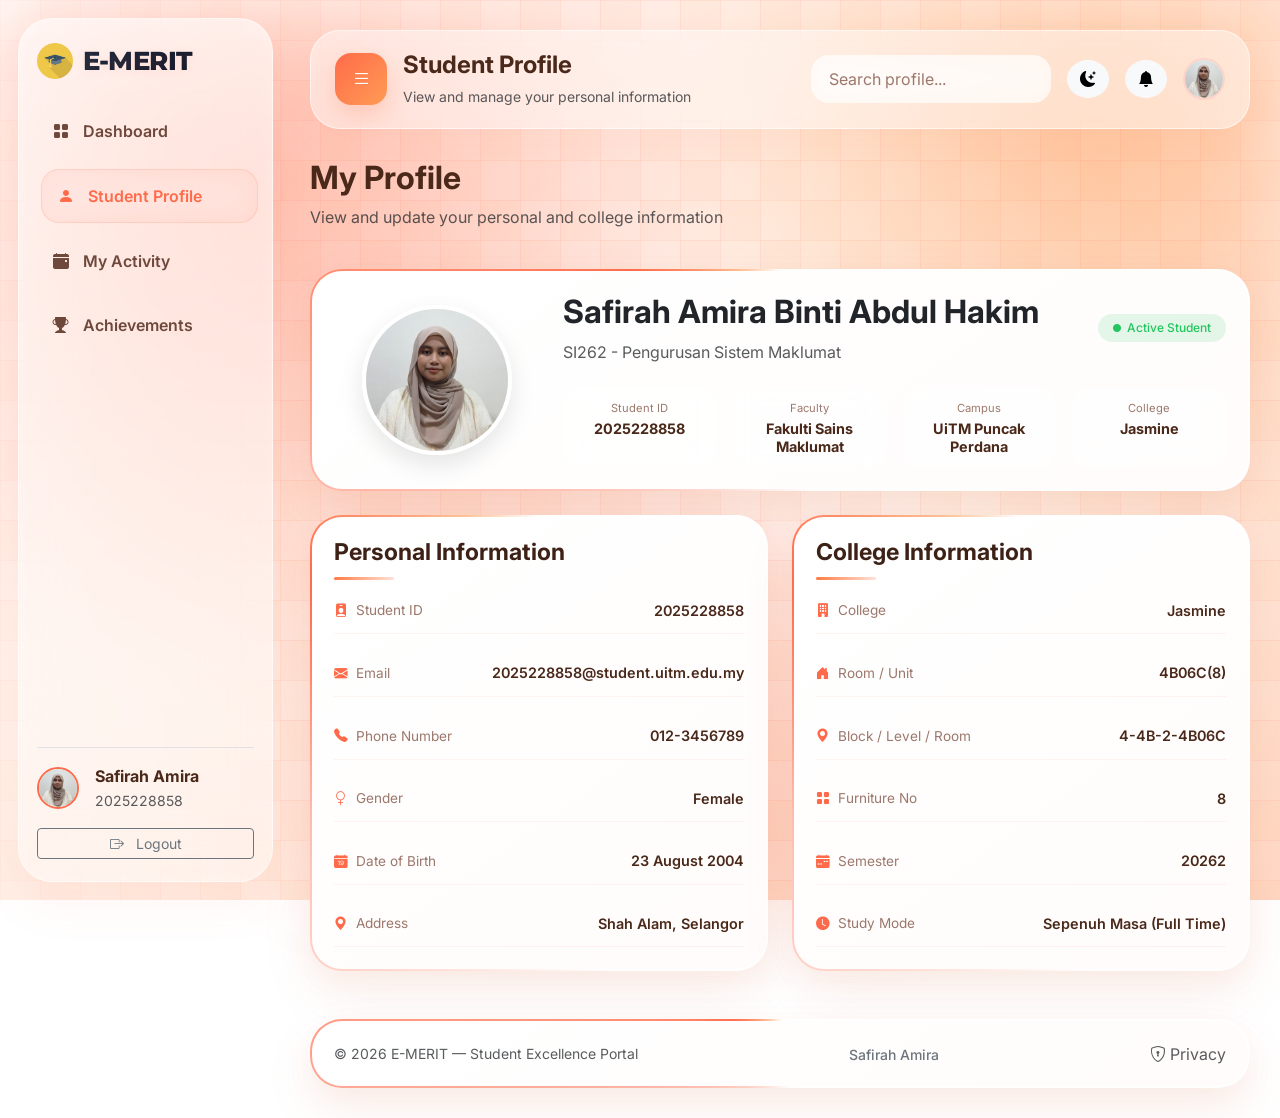
<file: studentprofile.html>
<!DOCTYPE html>
<html lang="en" data-bs-theme="light">

<head>
    <meta charset="UTF-8">
    <meta name="viewport" content="width=device-width, initial-scale=1.0">
    <title>Student Profile | E-MERIT</title>

    <!-- BOOTSTRAP & ICONS -->
    <link href="https://cdn.jsdelivr.net/npm/bootstrap@5.3.3/dist/css/bootstrap.min.css" rel="stylesheet">
    <link rel="stylesheet" href="https://cdn.jsdelivr.net/npm/bootstrap-icons@1.11.3/font/bootstrap-icons.min.css">

    <!-- GOOGLE FONTS: Inter + Montserrat -->
    <link href="https://fonts.googleapis.com/css2?family=Inter:wght@300;400;500;600;700;800&display=swap" rel="stylesheet">
    <link href="https://fonts.googleapis.com/css2?family=Montserrat:wght@600;700;800;900&display=swap" rel="stylesheet">
 
    <!-- CSS UTAMA – semua gaya termasuk sidebar, logo, dark mode dll -->
    <link rel="stylesheet" href="css/style.css">
</head>

<body>

<!-- OVERLAY -->
<div id="sidebarOverlay" class="sidebar-overlay"></div>

<!-- SIDEBAR -->
<aside id="customSidebar" class="sidebar d-flex flex-column">
    <div class="sidebar-menu flex-grow-1">
        <div class="d-flex justify-content-between align-items-center mb-4">
            <div class="logo">
                <img src="image/emerit.png" alt="Logo E-MERIT" class="sidebar-logo-img">
                <span>E-MERIT</span>
            </div>
            <button id="closeSidebar" class="btn btn-sm btn-outline-danger d-lg-none">
                <i class="bi bi-x"></i>
            </button>
        </div>

        <ul class="nav flex-column">
            <li class="nav-item">
                <a class="nav-link" href="dashboard.html">
                    <i class="bi bi-grid-fill"></i>
                    <span>Dashboard</span>
                </a>
            </li>
            <li class="nav-item">
                <a class="nav-link active" href="studentprofile.html">
                    <i class="bi bi-person-fill"></i>
                    <span>Student Profile</span>
                </a>
            </li>
            <li class="nav-item">
                <a class="nav-link" href="myactivity.html">
                    <i class="bi bi-calendar-event-fill"></i>
                    <span>My Activity</span>
                </a>
            </li>
            <li class="nav-item">
                <a class="nav-link" href="achievements.html">
                    <i class="bi bi-trophy-fill"></i>
                    <span>Achievements</span>
                </a>
            </li>
        </ul>
    </div>

    <div class="sidebar-profile border-top pt-3 mt-3">
        <div class="d-flex align-items-center gap-3">
            <img src="image/amira.jpg" alt="Profile" class="sidebar-profile-avatar">
            <div class="profile-info">
                <div class="fw-bold">Safirah Amira</div>
                <small class="text-muted">2025228858</small>
            </div>
        </div>
        <button id="logoutSidebarBtn" class="btn btn-outline-secondary btn-sm mt-3 w-100">
            <i class="bi bi-box-arrow-right me-2"></i>
            <span class="logout-text">Logout</span>
        </button>
    </div>
</aside>

<!-- MAIN CONTENT -->
<main class="main-content" id="mainContent">

    <!-- TOPBAR -->
    <div class="topbar">
        <div class="d-flex align-items-center gap-3">
            <button id="toggleSidebar" class="topbar-menu-btn">
                <i class="bi bi-list"></i>
            </button>
            <div>
                <h4 class="fw-bold mb-1">Student Profile</h4>
                <small class="text-muted">View and manage your personal information</small>
            </div>
        </div>

        <div class="d-flex align-items-center gap-3">
            <div class="search-box">
                <input type="text" class="form-control" id="profileSearch" placeholder="Search profile...">
            </div>
            <button class="btn btn-light rounded-circle dark-btn" id="toggleDarkModeBtn">
                <i class="bi bi-moon-stars-fill" id="darkModeIcon"></i>
            </button>
            <div class="dropdown">
                <button class="btn btn-light rounded-circle" data-bs-toggle="dropdown">
                    <i class="bi bi-bell-fill"></i>
                </button>
                <ul class="dropdown-menu dropdown-menu-end">
                    <li><a class="dropdown-item" href="#">No new notifications</a></li>
                </ul>
            </div>
            <div class="dropdown">
                <img src="image/amira.jpg" alt="Profile" class="topbar-profile-img" data-bs-toggle="dropdown" aria-expanded="false">
                <ul class="dropdown-menu dropdown-menu-end">
                    <li><a class="dropdown-item" href="studentprofile.php">Profile</a></li>
                    <li><a class="dropdown-item" href="#" id="topbarLogoutBtn">Logout</a></li>
                </ul>
            </div>
        </div>
    </div>

    <!-- HEADER MY PROFILE -->
    <div class="d-flex justify-content-between align-items-center mb-4 flex-wrap gap-3">
        <div>
            <h2 class="fw-bold">My Profile</h2>
            <p class="text-muted">View and update your personal and college information</p>
        </div>
    </div>

    <!-- PROFILE CONTENT -->
    <div>
        
        <!-- PROFILE HEADER CARD -->
        <div class="row g-4 mb-4">
            <div class="col-12">
                <div class="card dashboard-card">
                    <div class="card-body p-4">
                        <div class="row align-items-center">
                            <div class="col-md-3 text-center">
                                <img src="image/amira.jpg" alt="Profile" class="big-profile-avatar-img">
                            </div>
                            <div class="col-md-9">
                                <div class="d-flex justify-content-between flex-wrap gap-3 align-items-center">
                                    <div>
                                        <h2 class="fw-bold mb-2">Safirah Amira Binti Abdul Hakim</h2>
                                        <p class="text-muted mb-0">SI262 - Pengurusan Sistem Maklumat</p>
                                    </div>
                                    <span class="profile-status">
                                        <i class="bi bi-circle-fill" style="font-size: 8px;"></i>
                                        Active Student
                                    </span>
                                </div>
                                <div class="profile-details-grid">
                                    <div class="profile-detail-item">
                                        <small>Student ID</small>
                                        <h6>2025228858</h6>
                                    </div>
                                    <div class="profile-detail-item">
                                        <small>Faculty</small>
                                        <h6>Fakulti Sains Maklumat</h6>
                                    </div>
                                    <div class="profile-detail-item">
                                        <small>Campus</small>
                                        <h6>UiTM Puncak Perdana</h6>
                                    </div>
                                    <div class="profile-detail-item">
                                        <small>College</small>
                                        <h6>Jasmine</h6>
                                    </div>
                                </div>
                            </div>
                        </div>
                    </div>
                </div>
            </div>
        </div>

        <div class="row g-4">
            <div class="col-lg-6">
                <div class="card dashboard-card h-100">
                    <div class="card-body p-4">
                        <div class="section-heading">
                            <h2>Personal Information</h2>
                            <div class="heading-line"></div>
                        </div>
                        <div class="info-list">
                            <div class="info-item">
                                <span><i class="bi bi-person-badge-fill" style="color: #ff6b4a;"></i> Student ID</span>
                                <strong>2025228858</strong>
                            </div>
                            <div class="info-item">
                                <span><i class="bi bi-envelope-fill" style="color: #ff6b4a;"></i> Email</span>
                                <strong>2025228858@student.uitm.edu.my</strong>
                            </div>
                            <div class="info-item">
                                <span><i class="bi bi-telephone-fill" style="color: #ff6b4a;"></i> Phone Number</span>
                                <strong>012-3456789</strong>
                            </div>
                            <div class="info-item">
                                <span><i class="bi bi-gender-female" style="color: #ff6b4a;"></i> Gender</span>
                                <strong>Female</strong>
                            </div>
                            <div class="info-item">
                                <span><i class="bi bi-calendar-date-fill" style="color: #ff6b4a;"></i> Date of Birth</span>
                                <strong>23 August 2004</strong>
                            </div>
                            <div class="info-item">
                                <span><i class="bi bi-geo-alt-fill" style="color: #ff6b4a;"></i> Address</span>
                                <strong>Shah Alam, Selangor</strong>
                            </div>
                        </div>
                    </div>
                </div>
            </div>
            <div class="col-lg-6">
                <div class="card dashboard-card h-100">
                    <div class="card-body p-4">
                        <div class="section-heading">
                            <h2>College Information</h2>
                            <div class="heading-line"></div>
                        </div>
                        <div class="info-list">
                            <div class="info-item">
                                <span><i class="bi bi-building-fill" style="color: #ff6b4a;"></i> College</span>
                                <strong>Jasmine</strong>
                            </div>
                            <div class="info-item">
                                <span><i class="bi bi-house-door-fill" style="color: #ff6b4a;"></i> Room / Unit</span>
                                <strong>4B06C(8)</strong>
                            </div>
                            <div class="info-item">
                                <span><i class="bi bi-geo-alt-fill" style="color: #ff6b4a;"></i> Block / Level / Room</span>
                                <strong>4-4B-2-4B06C</strong>
                            </div>
                            <div class="info-item">
                                <span><i class="bi bi-grid-fill" style="color: #ff6b4a;"></i> Furniture No</span>
                                <strong>8</strong>
                            </div>
                            <div class="info-item">
                                <span><i class="bi bi-calendar-week-fill" style="color: #ff6b4a;"></i> Semester</span>
                                <strong>20262</strong>
                            </div>
                            <div class="info-item">
                                <span><i class="bi bi-clock-fill" style="color: #ff6b4a;"></i> Study Mode</span>
                                <strong>Sepenuh Masa (Full Time)</strong>
                            </div>
                        </div>
                    </div>
                </div>
            </div>
        </div>
    </div>

    <!-- FOOTER -->
    <div class="card dashboard-card footer-card mt-5">
        <div class="card-body d-flex flex-wrap justify-content-between align-items-center">
            <div class="d-flex align-items-center">
                <span class="text-muted small">&copy; <span id="currentYear"></span> E-MERIT — Student Excellence Portal</span>
            </div>
            <div class="text-center">
                <span class="fw-medium text-secondary small">Safirah Amira</span>
            </div>
            <ul class="nav footer-links justify-content-end list-unstyled d-flex gap-3 mb-0">
                <li class="nav-item"><a href="#" class="nav-link px-0 text-muted small"><i class="bi bi-shield-lock me-1"></i>Privacy</a></li>
            </ul>
        </div>
    </div>
</main>

<script src="https://cdn.jsdelivr.net/npm/bootstrap@5.3.3/dist/js/bootstrap.bundle.min.js"></script>

<script>
// SIDEBAR TOGGLE
const sidebar = document.getElementById("customSidebar");
const overlay = document.getElementById("sidebarOverlay");
const toggleSidebar = document.getElementById("toggleSidebar");
const closeSidebar = document.getElementById("closeSidebar");
const mainContent = document.getElementById("mainContent");

toggleSidebar.addEventListener("click", function() {
    if(window.innerWidth >= 992) {
        sidebar.classList.toggle("hidden");
        if(sidebar.classList.contains("hidden")) {
            mainContent.style.marginLeft = "30px";
        } else {
            mainContent.style.marginLeft = "280px";
        }
    } else {
        sidebar.classList.toggle("show-mobile");
        overlay.classList.toggle("show");
    }
});

closeSidebar.addEventListener("click", function() {
    sidebar.classList.remove("show-mobile");
    overlay.classList.remove("show");
});

overlay.addEventListener("click", function() {
    sidebar.classList.remove("show-mobile");
    overlay.classList.remove("show");
});

window.addEventListener("resize", function() {
    if(window.innerWidth >= 992) {
        sidebar.classList.remove("show-mobile");
        overlay.classList.remove("show");
        if(sidebar.classList.contains("hidden")) {
            mainContent.style.marginLeft = "30px";
        } else {
            mainContent.style.marginLeft = "280px";
        }
    } else {
        mainContent.style.marginLeft = "0";
    }
});

// DARK MODE 
const toggleBtn = document.getElementById("toggleDarkModeBtn");
const icon = document.getElementById("darkModeIcon");

function applyDarkMode(isDark) {
    if (isDark) {
        document.body.classList.add("dark-mode");
        icon.classList.replace("bi-moon-stars-fill", "bi-sun-fill");
    } else {
        document.body.classList.remove("dark-mode");
        icon.classList.replace("bi-sun-fill", "bi-moon-stars-fill");
    }
    localStorage.setItem("theme", isDark ? "dark" : "light");
}

// Load saved 
const savedTheme = localStorage.getItem("theme");
if (savedTheme === "dark") {
    applyDarkMode(true);
} else {
    applyDarkMode(false); 
}

toggleBtn.addEventListener("click", () => {
    const isCurrentlyDark = document.body.classList.contains("dark-mode");
    applyDarkMode(!isCurrentlyDark);
});

// LOGOUT 
function handleLogout() {
    if (confirm('Are you sure you want to logout?')) {
        localStorage.removeItem('studentName');
        localStorage.removeItem('studentId');
        localStorage.removeItem('isLoggedIn');
        window.location.href = 'index.html';
    }
}

const logoutSidebarBtn = document.getElementById('logoutSidebarBtn');
if (logoutSidebarBtn) {
    logoutSidebarBtn.addEventListener('click', handleLogout);
}

const topbarLogoutBtn = document.getElementById('topbarLogoutBtn');
if (topbarLogoutBtn) {
    topbarLogoutBtn.addEventListener('click', function(e) {
        e.preventDefault();
        handleLogout();
    });
}

// SEARCH FUNCTION
const profileSearch = document.getElementById('profileSearch');
if (profileSearch) {
    profileSearch.addEventListener('keyup', function() {
        const searchTerm = this.value.toLowerCase();
        const infoItems = document.querySelectorAll('.info-item');
        infoItems.forEach(item => {
            const text = item.textContent.toLowerCase();
            if (text.includes(searchTerm)) {
                item.style.display = 'flex';
            } else {
                item.style.display = 'none';
            }
        });
    });
}

// YEAR
const yearSpan = document.getElementById('currentYear');
if (yearSpan) {
    yearSpan.textContent = new Date().getFullYear();
}

// MARGIN ON LOAD
if(window.innerWidth >= 992) {
    if(!sidebar.classList.contains("hidden")) {
        mainContent.style.marginLeft = "280px";
    } else {
        mainContent.style.marginLeft = "30px";
    }
} else {
    mainContent.style.marginLeft = "0";
}
</script>

</body>
</html>
</file>
<file: css/style.css>
/* ROOT AND VARIABLE */
   

:root {
    --primary: #ff6b4a;
    --secondary: #ff9b54;
    --soft: #ffe3b2;
    --bg-gradient: linear-gradient(135deg, #fffbf9 0%, #ffece2 50%, #ffd9c5 100%);
    --text: #4a281a;
    --muted: #9c786c;
    --radius: 30px;
}

* {
    margin: 0;
    padding: 0;
    box-sizing: border-box;
}

html {
    scroll-behavior: smooth;
}

body {
    overflow-x: hidden;
    font-family: 'Inter', sans-serif;
    min-height: 100vh;
    color: var(--text);
    position: relative;
    background: var(--bg-gradient);
    isolation: isolate;
    background-attachment: fixed;
}

/* BACKGROUND EFFECTS & PATTERNS */

body::before {
    content: "";
    position: fixed;
    inset: 0;
    z-index: -2;
    pointer-events: none;
    background:
        radial-gradient(circle at 20% 20%, rgba(255, 107, 74, 0.4) 0%, transparent 40%),
        radial-gradient(circle at 85% 15%, rgba(255, 155, 84, 0.5) 0%, transparent 35%),
        radial-gradient(circle at 50% 85%, rgba(255, 107, 74, 0.25) 0%, transparent 40%),
        radial-gradient(circle at 70% 50%, rgba(255,255,255,0.95) 0%, transparent 50%);
    filter: blur(40px);
}

body::after {
    content: "";
    position: fixed;
    inset: 0;
    z-index: -1;
    pointer-events: none;
    background-image:
        linear-gradient(rgba(255, 107, 74, 0.09) 1.5px, transparent 1.5px),
        linear-gradient(90deg, rgba(255, 107, 74, 0.09) 1.5px, transparent 1.5px),
        linear-gradient(45deg, rgba(255, 155, 84, 0.04) 25%, transparent 25%, transparent 75%, rgba(255, 155, 84, 0.04) 75%),
        linear-gradient(45deg, rgba(255, 155, 84, 0.04) 25%, transparent 25%, transparent 75%, rgba(255, 155, 84, 0.04) 75%);
    background-size: 40px 40px, 40px 40px, 80px 80px, 80px 80px;
    background-position: 0 0, 0 0, 0 0, 40px 40px;
    mask-image: radial-gradient(circle at 60% 50%, black 60%, rgba(0,0,0,0.3) 100%);
    opacity: 0.95;
}

/* SIDEBAR & NAVIGATION */

.sidebar {
    position: fixed;
    top: 18px;
    left: 18px;
    bottom: 18px;
    width: 255px;
    border-radius: 34px;
    background: linear-gradient(180deg, rgba(255, 255, 255, 0.60), rgba(255, 255, 255, 0.35));
    border: 1px solid rgba(255, 255, 255, 0.6);
    backdrop-filter: blur(30px);
    box-shadow: 0 20px 50px rgba(255, 120, 80, 0.08), inset 0 0 15px rgba(255, 255, 255, 0.2);
    z-index: 1040;
    transition: 0.35s ease;
    display: flex;
    flex-direction: column;
    padding: 22px 18px;
}

.sidebar.hidden {
    display: none !important;
}

.sidebar-menu::-webkit-scrollbar {
    display: none;
}

.logo {
    display: flex;
    align-items: center;
    gap: 10px;
    font-size: 28px;
    font-weight: 700;
    color: var(--primary);
    text-shadow: 0 2px 10px rgba(255, 107, 74, 0.1);
}

.sidebar-logo-img {
    width: 36px;
    height: 36px;
    object-fit: contain;
    border-radius: 10px;
}

.sidebar .logo span {
    font-family: 'Montserrat', sans-serif;
    font-weight: 800;
    font-size: 1.65rem;
    letter-spacing: -0.5px;
    background: linear-gradient(135deg, #1e2a3e 0%, #0f172a 100%);
    background-clip: text;
    -webkit-background-clip: text;
    color: transparent;
}

.sidebar .nav-link {
    color: #6e483b;
    font-weight: 600;
    padding: 14px 16px;
    border-radius: 18px;
    margin-bottom: 12px;
    display: flex;
    align-items: center;
    gap: 14px;
    transition: 0.3s ease;
    text-decoration: none;
    font-size: 1rem;
}

.sidebar .nav-link:hover,
.sidebar .nav-link.active {
    background: rgba(255, 107, 74, 0.12);
    color: var(--primary);
    border: 1px solid rgba(255, 107, 74, 0.15);
    backdrop-filter: blur(12px);
    transform: translateX(4px);
}

.sidebar-profile {
    border-top: 1px solid rgba(255, 255, 255, 0.4);
    padding-top: 18px;
    color: var(--text);
}

.sidebar-profile-avatar {
    width: 42px;
    height: 42px;
    border-radius: 50%;
    object-fit: cover;
    border: 2px solid #ff6b4a;
}

.sidebar-profile .d-flex {
    cursor: pointer;
}

.sidebar-overlay {
    position: fixed;
    inset: 0;
    background: rgba(0, 0, 0, 0.5);
    backdrop-filter: blur(4px);
    z-index: 1030;
    opacity: 0;
    visibility: hidden;
    transition: 0.3s ease;
}

.sidebar-overlay.show {
    opacity: 1;
    visibility: visible;
}

/* MAIN CONTENT & TOPBAR */

.main-content {
    margin-left: 280px;
    padding: 30px;
    transition: 0.35s ease;
    position: relative;
    z-index: 2;
}

.topbar {
    background: rgba(255, 255, 255, 0.45);
    border: 1px solid rgba(255, 255, 255, 0.6);
    backdrop-filter: blur(20px);
    border-radius: 30px;
    padding: 20px 24px;
    display: flex;
    justify-content: space-between;
    align-items: center;
    margin-bottom: 30px;
    box-shadow: 0 15px 35px rgba(255, 120, 80, 0.05);
    flex-wrap: wrap;
    gap: 15px;
}

.search-box {
    width: 240px;
}

.search-box .form-control {
    border: none;
    background: rgba(255, 255, 255, 0.6);
    backdrop-filter: blur(10px);
    border-radius: 18px;
    padding: 12px 18px;
    color: var(--text);
}

.search-box .form-control::placeholder {
    color: var(--muted);
}

.search-box .form-control:focus {
    box-shadow: 0 0 0 4px rgba(255, 107, 74, 0.15);
    background: rgba(255, 255, 255, 0.8);
    outline: none;
}

.topbar-menu-btn {
    width: 52px;
    height: 52px;
    border: none;
    border-radius: 16px;
    background: linear-gradient(135deg, #ff6b4a, #ff9b54);
    color: white;
    font-size: 1.2rem;
    display: flex;
    align-items: center;
    justify-content: center;
    box-shadow: 0 10px 25px rgba(255, 120, 80, 0.25);
    transition: 0.3s ease;
}

.topbar-menu-btn:hover {
    transform: translateY(-2px);
    box-shadow: 0 14px 30px rgba(255, 120, 80, 0.35);
}

.topbar-profile-img {
    width: 42px;
    height: 42px;
    border-radius: 50%;
    object-fit: cover;
    border: 2px solid rgba(255, 107, 74, 0.3);
    cursor: pointer;
    transition: transform 0.2s, border-color 0.2s;
    background-color: #fff;
}

.topbar-profile-img:hover {
    transform: scale(1.05);
    border-color: var(--primary);
}

/* COMPONENT ELEMENTS */

.btn-primary {
    background: linear-gradient(135deg, #ff6b4a, #ff9b54);
    border: none;
    border-radius: 16px;
    color: white;
    font-weight: 600;
    box-shadow: 0 10px 25px rgba(255, 107, 74, 0.25);
    transition: 0.3s ease;
}

.btn-primary:hover {
    transform: translateY(-3px);
    box-shadow: 0 15px 35px rgba(255, 107, 74, 0.35);
}

.btn-outline-primary {
    border-color: #ff6b4a;
    color: #ff6b4a;
    border-radius: 12px;
    font-weight: 500;
}

.btn-outline-primary:hover {
    background: #ff6b4a;
    border-color: #ff6b4a;
    color: white;
}

.section-heading h2 {
    font-size: 1.45rem;
    font-weight: 700;
    color: #3d2116;
    margin-bottom: 10px;
}

.heading-line {
    width: 60px;
    height: 3px;
    border-radius: 999px;
    background: linear-gradient(to right, #ff7b42, rgba(255, 107, 74, 0.2));
    margin-top: 8px;
}

/*   GLOWING BORDER  */

.dashboard-card {
    position: relative;
    overflow: hidden;
    transition: 0.4s cubic-bezier(0.25, 0.8, 0.25, 1);
    z-index: 1;
    isolation: isolate;
    border: none !important;
    box-shadow: 0 10px 30px rgba(235, 110, 75, 0.06), 0 22px 50px rgba(210, 115, 80, 0.1);
    border-radius: 32px;
}

.dashboard-card::before {
    content: "";
    position: absolute;
    top: -50%;
    left: -50%;
    width: 200%;
    height: 200%;
    background: conic-gradient(from 0deg, transparent 45%, rgba(255, 107, 74, 0.45) 70%, var(--primary) 85%, rgba(255, 155, 84, 0.6) 95%, transparent 100%);
    animation: rotateGlow 5s linear infinite;
    z-index: 0;
    pointer-events: none;
    filter: blur(4px);
}

.dashboard-card::after {
    content: "";
    position: absolute;
    inset: 2px;
    z-index: 1;
    pointer-events: none;
    background: linear-gradient(145deg, #ffffff, #fffcfb);
    border-radius: 30px;
}

.dashboard-card:hover {
    transform: translateY(-8px);
    box-shadow: 0 20px 40px rgba(255, 107, 74, 0.15), 0 45px 90px rgba(255, 170, 120, 0.22);
}

.dashboard-card > * {
    position: relative;
    z-index: 2;
}

@keyframes rotateGlow {
    0% { transform: rotate(0deg); }
    100% { transform: rotate(360deg); }
}

.card-icon {
    width: 65px;
    height: 65px;
    border-radius: 20px;
    display: flex;
    align-items: center;
    justify-content: center;
    background: rgba(255, 107, 74, 0.14);
    color: var(--primary);
    font-size: 28px;
}

/* MY SUMMARY CARD */

.summary-cover {
    height: 85px;
    background: linear-gradient(135deg, #ff6b4a, #ff9b54);
    border-radius: 28px 28px 0 0;
    position: relative;
    margin: -1px -1px 0 -1px;
}

.summary-avatar-wrapper {
    position: relative;
    margin-top: -45px;
    margin-bottom: 12px;
    display: inline-block;
    width: 85px;
    height: 85px;
    border-radius: 50%;
    padding: 3px;
    background: linear-gradient(135deg, #ff6b4a, #ff9b54);
    box-shadow: 0 6px 18px rgba(255, 107, 74, 0.3);
}

.summary-avatar-placeholder {
    width: 100%;
    height: 100%;
    border-radius: 50%;
    background: linear-gradient(135deg, #ffe3b2, #ffd9c5);
    display: flex;
    align-items: center;
    justify-content: center;
    font-size: 38px;
    color: #ff6b4a;
    border: 3px solid white;
}

.summary-info-row {
    display: flex;
    justify-content: space-between;
    align-items: center;
    padding: 8px 0;
    border-bottom: 1px solid rgba(255, 107, 74, 0.08);
}

.summary-info-row:last-child {
    border-bottom: none;
}

.summary-info-label {
    font-size: 0.75rem;
    color: var(--muted);
    width: 70px;
}

.summary-info-value {
    flex: 1;
    font-size: 0.8rem;
    font-weight: 500;
    color: var(--text);
}

/* CHART CONTAINER STYLES */

.chart-box {
    position: relative;
    width: 100%;
    height: 320px;
    transition: all 0.3s ease;
}

.chart-box:hover canvas {
    filter: drop-shadow(0 0 12px rgba(255, 107, 74, 0.3));
}

/* RECENT ACTIVITIES*/

.activity-container {
    background: rgba(255, 255, 255, 0.5);
    border-radius: 24px;
    overflow: hidden;
    padding: 0 16px;
}

.activity-item {
    display: flex;
    align-items: center;
    justify-content: space-between;
    padding: 14px 0;
    border-bottom: 1px solid rgba(255, 107, 74, 0.08);
    transition: 0.2s ease;
    flex-wrap: wrap;
    gap: 10px;
}

.activity-item:last-child {
    border-bottom: none;
}

.activity-item:hover {
    transform: translateX(5px);
}

.activity-info {
    display: flex;
    align-items: center;
    gap: 14px;
    flex: 2;
}

.activity-icon {
    width: 44px;
    height: 44px;
    border-radius: 14px;
    display: flex;
    align-items: center;
    justify-content: center;
    font-size: 20px;
}

.activity-details h6 {
    font-size: 0.85rem;
    font-weight: 700;
    margin-bottom: 3px;
    color: var(--text);
}

.activity-details small {
    font-size: 0.65rem;
    color: var(--muted);
}

.activity-date {
    flex: 1;
    font-size: 0.75rem;
    color: var(--muted);
    display: flex;
    align-items: center;
    gap: 6px;
}

.activity-merit {
    flex: 0.5;
    font-weight: 700;
    font-size: 0.9rem;
    color: var(--primary);
}

.activity-status {
    flex: 0.8;
}

.status-badge {
    display: inline-flex;
    align-items: center;
    gap: 6px;
    padding: 5px 12px;
    border-radius: 30px;
    font-size: 0.7rem;
    font-weight: 600;
}

.status-badge.registered {
    background: rgba(59, 130, 246, 0.12);
    color: #3b82f6;
}

.status-badge.completed {
    background: rgba(34, 197, 94, 0.12);
    color: #22c55e;
}

/*  MY ACTIVITY PAGE  */

.activity-table {
    background: rgba(255, 255, 255, 0.5);
    backdrop-filter: blur(20px);
    border-radius: 28px;
    padding: 1.5rem;
    border: 1px solid rgba(255, 255, 255, 0.6);
    overflow-x: auto;
}

.activity-table-modern {
    width: 100%;
    border-collapse: separate;
    border-spacing: 0 8px;
    color: var(--text);
}

.activity-table-modern thead th {
    padding: 12px 16px;
    font-size: 0.75rem;
    font-weight: 700;
    text-transform: uppercase;
    letter-spacing: 1px;
    color: #ff6b4a;
    background: transparent;
    border-bottom: none;
}

.activity-table-modern thead th i {
    margin-right: 6px;
}

.activity-table-modern tbody tr {
    background: rgba(255, 255, 255, 0.4);
    backdrop-filter: blur(10px);
    border-radius: 16px;
    transition: all 0.3s ease;
}

.activity-table-modern tbody tr:hover {
    background: rgba(255, 255, 255, 0.7);
    transform: scale(1.01);
    box-shadow: 0 5px 15px rgba(255, 107, 74, 0.1);
}

.activity-table-modern tbody td {
    padding: 14px 16px;
    font-size: 0.85rem;
    vertical-align: middle;
    border: none;
    word-wrap: break-word;
}

.date-badge {
    background: rgba(255, 255, 255, 0.6);
    backdrop-filter: blur(5px);
    padding: 4px 12px;
    border-radius: 20px;
    font-size: 0.75rem;
    font-weight: 500;
    display: inline-block;
}

.merit-cell {
    font-weight: 700;
    color: #ff6b4a;
    font-size: 1rem;
}

.status-badge-modern {
    display: inline-flex;
    align-items: center;
    gap: 6px;
    padding: 5px 14px;
    border-radius: 30px;
    font-size: 0.7rem;
    font-weight: 600;
}

.status-badge-modern.registered {
    background: rgba(59, 130, 246, 0.12);
    color: #3b82f6;
}

.status-badge-modern.completed {
    background: rgba(34, 197, 94, 0.12);
    color: #22c55e;
}

/*  ANNOUNCEMENT CARDS */

.announcement-list {
    display: flex;
    flex-direction: column;
    gap: 14px;
}

.announcement-item {
    display: flex;
    align-items: flex-start;
    gap: 14px;
    padding: 16px;
    background: rgba(255, 255, 255, 0.6);
    backdrop-filter: blur(10px);
    border-radius: 20px;
    transition: all 0.3s ease;
    border: 1px solid rgba(255, 255, 255, 0.8);
    cursor: pointer;
}

.announcement-item:hover {
    transform: translateX(6px);
    background: rgba(255, 255, 255, 0.8);
    border-color: rgba(255, 107, 74, 0.2);
    box-shadow: 0 8px 20px rgba(255, 107, 74, 0.1);
}

.announcement-icon {
    width: 45px;
    height: 45px;
    border-radius: 16px;
    display: flex;
    align-items: center;
    justify-content: center;
    font-size: 20px;
    flex-shrink: 0;
}

.announcement-icon.success {
    background: linear-gradient(135deg, rgba(34, 197, 94, 0.15), rgba(34, 197, 94, 0.08));
    color: #22c55e;
}

.announcement-icon.warning {
    background: linear-gradient(135deg, rgba(245, 158, 11, 0.15), rgba(245, 158, 11, 0.08));
    color: #f59e0b;
}

.announcement-icon.danger {
    background: linear-gradient(135deg, rgba(239, 68, 68, 0.15), rgba(239, 68, 68, 0.08));
    color: #ef4444;
}

.announcement-content {
    flex: 1;
}

.announcement-header {
    display: flex;
    justify-content: space-between;
    align-items: center;
    flex-wrap: wrap;
    gap: 8px;
    margin-bottom: 6px;
}

.announcement-header h6 {
    font-size: 0.85rem;
    font-weight: 700;
    margin: 0;
    color: var(--text);
}

.announcement-date {
    font-size: 0.65rem;
    color: var(--muted);
    display: flex;
    align-items: center;
    gap: 4px;
}

.announcement-content p {
    font-size: 0.75rem;
    color: var(--text);
    margin: 0;
    opacity: 0.8;
    line-height: 1.4;
}

.announcement-badge-new {
    background: linear-gradient(135deg, #ff6b4a, #ff9b54);
    color: white;
    font-size: 0.6rem;
    font-weight: 600;
    padding: 2px 8px;
    border-radius: 20px;
    margin-left: 8px;
}

/*  STUDENT PROFILE PAGE */

.big-profile-avatar-img {
    width: 150px;
    height: 150px;
    border-radius: 50%;
    object-fit: cover;
    border: 4px solid white;
    box-shadow: 0 10px 25px rgba(0,0,0,0.1);
}

.profile-status {
    background: rgba(34, 197, 94, 0.12);
    color: #22c55e;
    padding: 5px 15px;
    border-radius: 30px;
    font-size: 0.75rem;
    font-weight: 500;
    display: inline-flex;
    align-items: center;
    gap: 6px;
}

.profile-details-grid {
    display: grid;
    grid-template-columns: repeat(4, 1fr);
    gap: 1rem;
    margin-top: 1.5rem;
}

.profile-detail-item {
    background: rgba(255, 255, 255, 0.5);
    backdrop-filter: blur(10px);
    border-radius: 16px;
    padding: 0.75rem 1rem;
    text-align: center;
}

.profile-detail-item small {
    font-size: 0.7rem;
    color: #9c786c;
    display: block;
    margin-bottom: 4px;
}

.profile-detail-item h6 {
    font-size: 0.9rem;
    font-weight: 700;
    margin: 0;
    color: var(--text);
}

.info-list {
    display: flex;
    flex-direction: column;
    gap: 1rem;
    margin-top: 0.5rem;
}

.info-item {
    display: flex;
    justify-content: space-between;
    align-items: center;
    padding: 0.75rem 0;
    border-bottom: 1px solid rgba(255, 107, 74, 0.08);
    flex-wrap: wrap;
    gap: 5px;
}

.info-item span {
    font-size: 0.85rem;
    color: #9c786c;
    display: flex;
    align-items: center;
    gap: 8px;
}

.info-item strong {
    font-size: 0.9rem;
    font-weight: 600;
    color: var(--text);
}

.footer-card .card-body {
    padding: 0.9rem 1.5rem;
}

/*  RESPONSIVE */

@media(max-width: 992px) {
    .sidebar {
        transform: translateX(-100%);
        left: 0;
        top: 0;
        bottom: 0;
        border-radius: 0;
        z-index: 1041;
    }
    .sidebar.hidden {
        display: flex !important;
        transform: translateX(-100%);
    }
    .sidebar.show-mobile {
        transform: translateX(0);
    }
    .main-content {
        margin-left: 0 !important;
    }
    .search-box {
        width: 100%;
    }
    .activity-item {
        flex-wrap: wrap;
    }
    .activity-info {
        flex: 1 1 100%;
    }
    .activity-date,
    .activity-merit,
    .activity-status {
        flex: 1;
    }
    .chart-box {
        height: 280px;
    }
    .activity-table {
        padding: 1rem;
    }
    .activity-table-modern tbody td {
        padding: 10px 8px;
        font-size: 0.75rem;
    }
    .status-badge-modern {
        padding: 3px 8px;
        font-size: 0.6rem;
    }
    .profile-details-grid {
        grid-template-columns: repeat(2, 1fr);
    }
}

@media(max-width: 768px) {
    .main-content {
        padding: 20px;
    }
    .activity-item {
        flex-direction: column;
        align-items: flex-start;
    }
    .activity-info {
        width: 100%;
    }
    .activity-date,
    .activity-merit,
    .activity-status {
        width: 100%;
        padding-left: 58px;
    }
    .announcement-header {
        flex-direction: column;
        align-items: flex-start;
    }
    .chart-box {
        height: 250px;
    }
    .summary-avatar-wrapper {
        width: 70px;
        height: 70px;
        margin-top: -38px;
    }
    .summary-avatar-placeholder {
        font-size: 30px;
    }
    .activity-table {
        padding: 0.75rem;
    }
    .activity-table-modern thead th {
        padding: 8px 6px;
        font-size: 0.65rem;
    }
    .big-profile-avatar-img {
        width: 100px;
        height: 100px;
        margin-bottom: 1rem;
    }
    .profile-details-grid {
        grid-template-columns: 1fr;
    }
    .info-item {
        flex-direction: column;
        align-items: flex-start;
    }
    .footer-card .card-body {
        flex-direction: column;
        gap: 0.75rem;
        text-align: center;
    }
    .footer-links {
        justify-content: center !important;
        margin-top: 0.25rem;
    }
}

/*  DARK MODE */

body.dark-mode {
    background: linear-gradient(135deg, #120a06, #1c100a, #28160e) !important;
    color: #fef3e8 !important;
}

body.dark-mode::before {
    background: radial-gradient(circle at 35% 15%, rgba(255,107,74,0.18) 0%, transparent 40%),
                radial-gradient(circle at 85% 10%, rgba(255,155,84,0.15) 0%, transparent 35%);
}

/* Cards, sidebars, topbar */
body.dark-mode .sidebar,
body.dark-mode .topbar,
body.dark-mode .dashboard-card,
body.dark-mode .activity-table,
body.dark-mode .announcement-item,
body.dark-mode .profile-detail-item {
    background: linear-gradient(180deg, rgba(34,20,13,0.92), rgba(24,14,9,0.88)) !important;
    box-shadow: 0 20px 50px rgba(0,0,0,0.6);
    border-color: rgba(255, 155, 84, 0.2);
}

body.dark-mode .dashboard-card::after {
    background: linear-gradient(180deg, #1c100a, #140b06) !important;
}

/* Headings, paragraphs, labels, muted, small */
body.dark-mode h1, body.dark-mode h2, body.dark-mode h3, body.dark-mode h4,
body.dark-mode h5, body.dark-mode h6, body.dark-mode .fw-bold,
body.dark-mode p, body.dark-mode span, body.dark-mode small,
body.dark-mode .text-muted, body.dark-mode .text-secondary,
body.dark-mode .summary-info-label, body.dark-mode .summary-info-value,
body.dark-mode .activity-details h6, body.dark-mode .activity-details small,
body.dark-mode .announcement-header h6, body.dark-mode .announcement-content p,
body.dark-mode .footer-card .text-muted, body.dark-mode .footer-card .text-secondary,
body.dark-mode .profile-detail-item h6, body.dark-mode .profile-detail-item small,
body.dark-mode .info-item span, body.dark-mode .info-item strong,
body.dark-mode .activity-date, body.dark-mode .activity-merit {
    color: #fef0e5 !important;
}

body.dark-mode .text-muted,
body.dark-mode small:not(.text-white) {
    color: #e7cbb8 !important;
    opacity: 1;
}

/* Sidebar  */
body.dark-mode .sidebar .logo span {
    background: linear-gradient(135deg, #ffd9c5 0%, #ffb482 100%);
    background-clip: text;
    -webkit-background-clip: text;
    color: transparent;
}

body.dark-mode .sidebar .nav-link {
    color: #f0cfbd;
}
body.dark-mode .sidebar .nav-link.active,
body.dark-mode .sidebar .nav-link:hover {
    background: rgba(255, 107, 74, 0.25);
    color: #ffb347;
}

/* Statistics cards */
body.dark-mode .dashboard-card .card-body .text-muted {
    color: #ffcfb0 !important;
}
body.dark-mode .dashboard-card .card-body h2 {
    color: #ffffff !important;
}
body.dark-mode .card-icon {
    background: rgba(255, 107, 74, 0.3);
    color: #ffbc7a;
}

/* Summary card */
body.dark-mode .summary-avatar-placeholder {
    background: linear-gradient(135deg, #4a3022, #2e1c12);
    border-color: #ffb347;
}
body.dark-mode .summary-info-row {
    border-bottom-color: rgba(255, 155, 84, 0.25);
}

/* Activities */
body.dark-mode .activity-container {
    background: rgba(30, 20, 15, 0.7);
}
body.dark-mode .activity-item {
    border-bottom-color: rgba(255, 155, 84, 0.25);
}
body.dark-mode .activity-details h6,
body.dark-mode .activity-details small {
    color: #ffffff !important;
}
body.dark-mode .activity-date {
    color: #ffd7bd;
}
body.dark-mode .activity-merit {
    color: #ffbc6e;
}
body.dark-mode .status-badge.registered {
    background: rgba(59, 130, 246, 0.3);
    color: #9ac8ff;
}
body.dark-mode .status-badge.completed {
    background: rgba(34, 197, 94, 0.3);
    color: #a3e9b5;
}

/* Announcements */
body.dark-mode .announcement-item {
    background: rgba(30, 20, 15, 0.8);
    border-color: rgba(255, 155, 84, 0.25);
}
body.dark-mode .announcement-item:hover {
    background: rgba(50, 35, 28, 0.95);
    border-color: #ff9b54;
}
body.dark-mode .announcement-date {
    color: #ffd7bd;
}
body.dark-mode .announcement-badge-new {
    background: linear-gradient(135deg, #ffb347, #ff6b4a);
    color: #1c0f08;
}
body.dark-mode .announcement-icon.success {
    background: rgba(34, 197, 94, 0.25);
    color: #86efac;
}
body.dark-mode .announcement-icon.warning {
    background: rgba(245, 158, 11, 0.25);
    color: #fbbf24;
}
body.dark-mode .announcement-icon.danger {
    background: rgba(239, 68, 68, 0.25);
    color: #fca5a5;
}

/* Tables  */
body.dark-mode .activity-table-modern thead th {
    color: #ffb347;
}
body.dark-mode .activity-table-modern tbody tr {
    background: rgba(40, 28, 22, 0.8);
}
body.dark-mode .activity-table-modern tbody tr:hover {
    background: rgba(60, 45, 38, 0.95);
}
body.dark-mode .activity-table-modern tbody td {
    color: #fff0e6;
}
body.dark-mode .date-badge {
    background: rgba(60, 45, 38, 0.9);
    color: #ffd7bd;
}
body.dark-mode .merit-cell {
    color: #ffbc6e;
}
body.dark-mode .status-badge-modern.registered {
    background: rgba(59, 130, 246, 0.3);
    color: #9ac8ff;
}
body.dark-mode .status-badge-modern.completed {
    background: rgba(34, 197, 94, 0.3);
    color: #a3e9b5;
}

/* Profile page */
body.dark-mode .profile-detail-item {
    background: rgba(30, 20, 15, 0.75);
}
body.dark-mode .profile-detail-item small,
body.dark-mode .info-item span {
    color: #ffd7bd;
}
body.dark-mode .info-item strong {
    color: #ffffff;
}
body.dark-mode .info-item {
    border-bottom-color: rgba(255, 155, 84, 0.25);
}
body.dark-mode .profile-status {
    background: rgba(34, 197, 94, 0.25);
    color: #86efac;
}

/* Search, inputs, buttons */
body.dark-mode .search-box .form-control {
    background: rgba(40, 28, 22, 0.95);
    color: #ffffff;
}
body.dark-mode .search-box .form-control::placeholder {
    color: #d6b69e;
}
body.dark-mode .topbar .btn-light {
    background: rgba(40, 28, 22, 0.85);
    border-color: rgba(255, 255, 255, 0.15);
    color: #ffbd8f;
}
body.dark-mode .dropdown-menu {
    background: #2c1e16;
    border-color: #ffb0803a;
}
body.dark-mode .dropdown-item {
    color: #fff0e6;
}
body.dark-mode .dropdown-item:hover {
    background: #ff6b4a40;
    color: white;
}

/* Chart text (ApexCharts) */
body.dark-mode .apex-chart-container .apexcharts-text,
body.dark-mode .apexcharts-legend-text,
body.dark-mode .apexcharts-title-text,
body.dark-mode .apexcharts-subtitle-text {
    fill: #fef3e8 !important;
    color: #fef3e8 !important;
}
body.dark-mode .apexcharts-grid line,
body.dark-mode .apexcharts-grid-borders line {
    stroke: rgba(255, 200, 170, 0.25);
}
body.dark-mode .apexcharts-tooltip {
    background: #2a1c14;
    border-color: #ffb980;
    color: #fff0e6;
}

/* Footer */
body.dark-mode .footer-card {
    background: #0f0a07cc !important;
}
body.dark-mode .footer-card .text-muted,
body.dark-mode .footer-card .text-secondary {
    color: #ffdec5 !important;
}

/*  LOGIN PAGE */

.login-wrapper {
    min-height: 100vh;
    display: flex;
    align-items: center;
    justify-content: center;
    padding: 1.5rem;
    position: relative;
    z-index: 2;
}

.login-card {
    max-width: 450px;
    width: 100%;
    padding: 0;
    text-align: center;
    background: linear-gradient(145deg, #ffffff, #fffcfb);
    border-radius: 32px;
}

.login-card .card-body {
    position: relative;
    z-index: 2;
    padding: 2rem;
}

.profile-image {
    width: 100px;
    height: 100px;
    border-radius: 50%;
    object-fit: cover;
    margin-bottom: 1rem;
    border: 3px solid var(--primary);
    box-shadow: 0 5px 15px rgba(0, 0, 0, 0.1);
}

.login-title {
    font-size: 1.75rem;
    font-weight: 700;
    margin-bottom: 0.5rem;
    color: var(--text);
}

.login-subtitle {
    font-size: 0.85rem;
    color: var(--muted);
    margin-bottom: 1.5rem;
}

.form-group {
    text-align: left;
    margin-bottom: 1.25rem;
    position: relative;
}

.form-group label {
    font-size: 0.75rem;
    font-weight: 600;
    text-transform: uppercase;
    letter-spacing: 1px;
    color: var(--primary);
    margin-bottom: 0.5rem;
    display: block;
}

.form-control-custom {
    background: rgba(255, 255, 255, 0.6);
    backdrop-filter: blur(10px);
    border: 1px solid rgba(255, 255, 255, 0.6);
    border-radius: 14px;
    padding: 12px 16px;
    width: 100%;
    color: var(--text);
    transition: all 0.3s ease;
}

.password-wrapper {
    position: relative;
    display: flex;
    align-items: center;
}

.password-wrapper .form-control-custom {
    padding-right: 45px;
}

.toggle-password {
    position: absolute;
    right: 12px;
    top: 50%;
    transform: translateY(-50%);
    cursor: pointer;
    color: var(--muted);
    font-size: 1.2rem;
    background: transparent;
    border: none;
}

.toggle-password:hover {
    color: var(--primary);
}

.form-control-custom:focus {
    outline: none;
    border-color: var(--primary);
    box-shadow: 0 0 0 3px rgba(255, 107, 74, 0.15);
    background: rgba(255, 255, 255, 0.8);
}

.login-btn {
    background: linear-gradient(135deg, #ff6b4a, #ff9b54);
    border: none;
    border-radius: 14px;
    padding: 12px;
    width: 100%;
    color: white;
    font-weight: 600;
    transition: all 0.3s ease;
    margin-top: 0.5rem;
}

.login-btn:hover {
    transform: translateY(-2px);
    box-shadow: 0 10px 25px rgba(255, 107, 74, 0.3);
}

.error-message {
    background: rgba(239, 68, 68, 0.12);
    color: #ef4444;
    padding: 10px 15px;
    border-radius: 12px;
    font-size: 0.8rem;
    margin-top: 1rem;
    display: none;
    align-items: center;
    gap: 8px;
}

.error-message.show {
    display: flex;
}

.notes {
    margin-top: 1.5rem;
    padding-top: 1rem;
    border-top: 1px solid rgba(255, 107, 74, 0.15);
    font-size: 0.7rem;
    color: var(--muted);
    text-align: left;
}

.notes span {
    background: rgba(255, 107, 74, 0.1);
    padding: 4px 8px;
    border-radius: 8px;
    font-family: monospace;
    color: var(--primary);
}

body.login-page {
    background: transparent !important;
}
body.login-page::before,
body.login-page::after {
    display: none !important;
}
</file>
